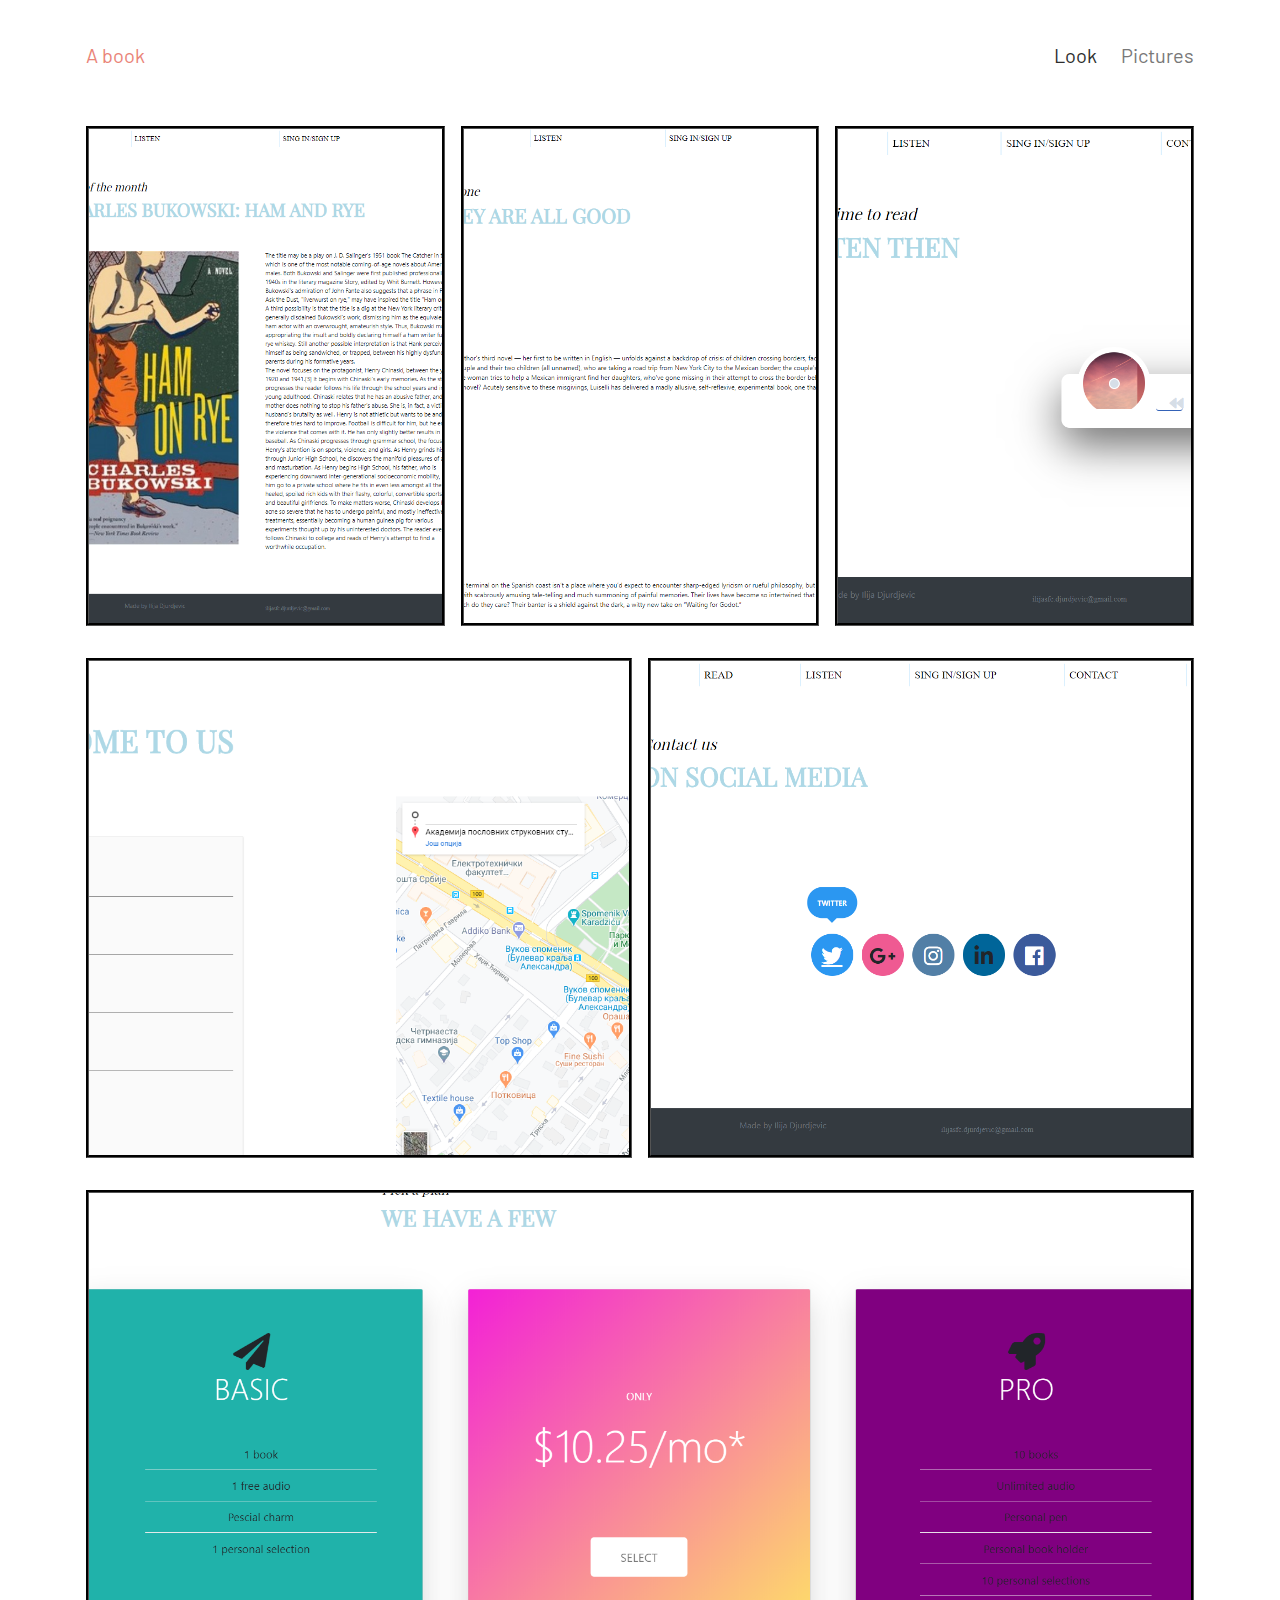
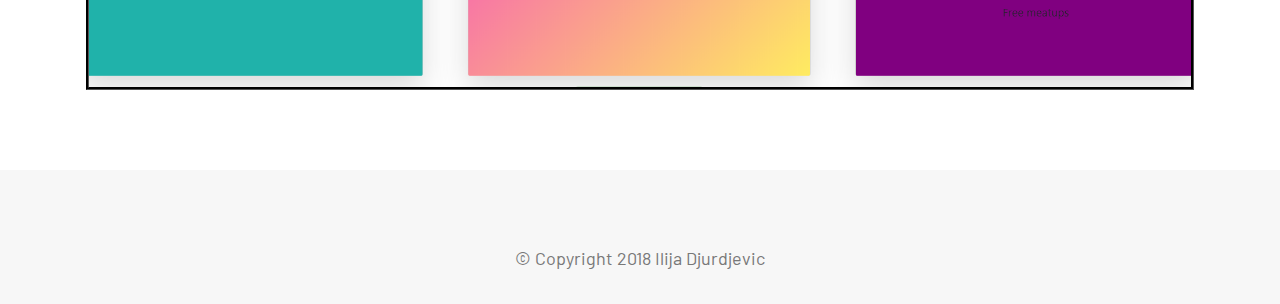
<file: abook.html>
<!DOCTYPE html>
<html>
    <head>
        <meta charset="utf-8">
        <meta name="viewport" content="width=device-width, initial-scale=1.0">
        <title>Portfolio</title>
        <link rel="stylesheet" href="https://maxcdn.bootstrapcdn.com/bootstrap/4.1.3/css/bootstrap.min.css">
        <link href="https://fonts.googleapis.com/css?family=Staatliches" rel="stylesheet">
        <link href="https://fonts.googleapis.com/css?family=Playfair+Display|Staatliches" rel="stylesheet">
        <link rel="stylesheet" href="https://maxcdn.bootstrapcdn.com/bootstrap/4.1.3/css/bootstrap.min.css">
        <script src="https://ajax.googleapis.com/ajax/libs/jquery/3.3.1/jquery.min.js">
        </script>
        <script src="https://maxcdn.bootstrapcdn.com/bootstrap/4.1.3/js/bootstrap.min.js">
        </script>
        <link rel="stylesheet" href="https://use.fontawesome.com/releases/v5.6.3/css/all.css"
            integrity="sha384-UHRtZLI+pbxtHCWp1t77Bi1L4ZtiqrqD80Kn4Z8NTSRyMA2Fd33n5dQ8lWUE00s/" crossorigin="anonymous">
    <link rel="stylesheet" href="onlinestyle.css">

    </head>
    <body>
        <nav>
            <div class="container">
              <div class="grid">
                <div class="column-xs-12 column-md-10">
                  <p id="highlight">A book</p>
                </div>
                <div class="column-xs-12 column-md-2">
                  <ul>
                    <li><a href="#" class="active">Look</a></li>
                    <li><a href="#">Pictures</a></li>
                  </ul>
                </div>
              </div>
            </div>
          </nav>
          <section class="gallery">
            <div class="container">
              <div class="grid">
                <div class="column-xs-12 column-md-4">
                  <figure class="img-container">
                    <img src="book img 1.png" />
                    <figcaption class="img-content">
                      <h2 class="title">Home</h2>
                      <h3 class="category">A book</h3>
                    </figcaption>
                    <span class="img-content-hover">
                      <h2 class="title">A book</h2>
                      <h3 class="category">Navigation, book, description</h3>
                    </span>
                  </figure>
                </div>
                <div class="column-xs-12 column-md-4">
                  <figure class="img-container">
                    <img src="book img 2.png" />
                    <figcaption class="img-content">
                      <h2 class="title">Read</h2>
                      <h3 class="category">A book</h3>
                    </figcaption>
                    <span class="img-content-hover">
                      <h2 class="title">A book</h2>
                      <h3 class="category">Choose a book, description</h3>
                    </span>
                  </figure>
                </div>
                <div class="column-xs-12 column-md-4">
                  <figure class="img-container">
                    <img src="book img 3.png">
                    <figcaption class="img-content">
                      <h2 class="title">Listen</h2>
                      <h3 class="category">A book</h3>
                    </figcaption>
                    <span class="img-content-hover">
                      <h2 class="title">A book</h2>
                      <h3 class="category">Listen to a book</h3>
                    </span>
                  </figure>
                </div>
                <div class="column-xs-12 column-md-6">
                  <figure class="img-container">
                    <img src="book img 4.png" />
                    <figcaption class="img-content">
                      <h2 class="title">Sign Up</h2>
                      <h3 class="category">A book</h3>
                    </figcaption>
                    <span class="img-content-hover">
                      <h2 class="title">A book</h2>
                      <h3 class="category">Sign Up form with map</h3>
                    </span>
                  </figure>
                </div>
                <div class="column-xs-12 column-md-6">
                  <figure class="img-container">
                    <img src="book img 5.png" />
                    <figcaption class="img-content">
                      <h2 class="title">Contact</h2>
                      <h3 class="category">A book</h3>
                    </figcaption>
                    <span class="img-content-hover">
                      <h2 class="title">A book</h2>
                      <h3 class="category">Social media</h3>
                    </span>
                  </figure>
                </div>
                <div class="column-xs-12">
                  <figure class="img-container">
                    <img src="book img 6.png" />
                    <figcaption class="img-content">
                      <h2 class="title">Subscription</h2>
                      <h3 class="category">A book</h3>
                    </figcaption>
                    <span class="img-content-hover">
                      <h2 class="title">A book</h2>
                      <h3 class="category">Choose a plan for a book</h3>
                    </span>
                  </figure>
                </div>
              </div>
            </div>
          </section>
          <footer>
            <div class="container">
              <div class="grid">
                <div class="column-xs-12">
                  <ul class="social">
                    <li><a href="https://twitter.com/kato_katherine" target="_blank" rel="noopener noreferrer"><span class="fab fa-twitter"></span></a></li>
                    <li><a href="https://codepen.io/kathykato" target="_blank" rel="noopener noreferrer"><span class="fab fa-codepen"></span></a></li>
                    <li><a href="https://github.com/kathykato" target="_blank" rel="noopener noreferrer"><span class="fab fa-github"></span></a></li>
                  </ul>
                  <p class="copyright">&copy; Copyright 2018 Ilija Djurdjevic</p>
                </div>
              </div>
            </div>
          </footer>
<script>
    const imgContent = document.querySelectorAll(".img-content-hover");

function showImgContent(e) {
  for (var i = 0; i < imgContent.length; i++) {
    imgContent[i].style.left = e.pageX + "px";
    imgContent[i].style.top = e.pageY + "px";
  }
}

document.addEventListener("mousemove", showImgContent);

</script>
    </body>
</html>
</file>
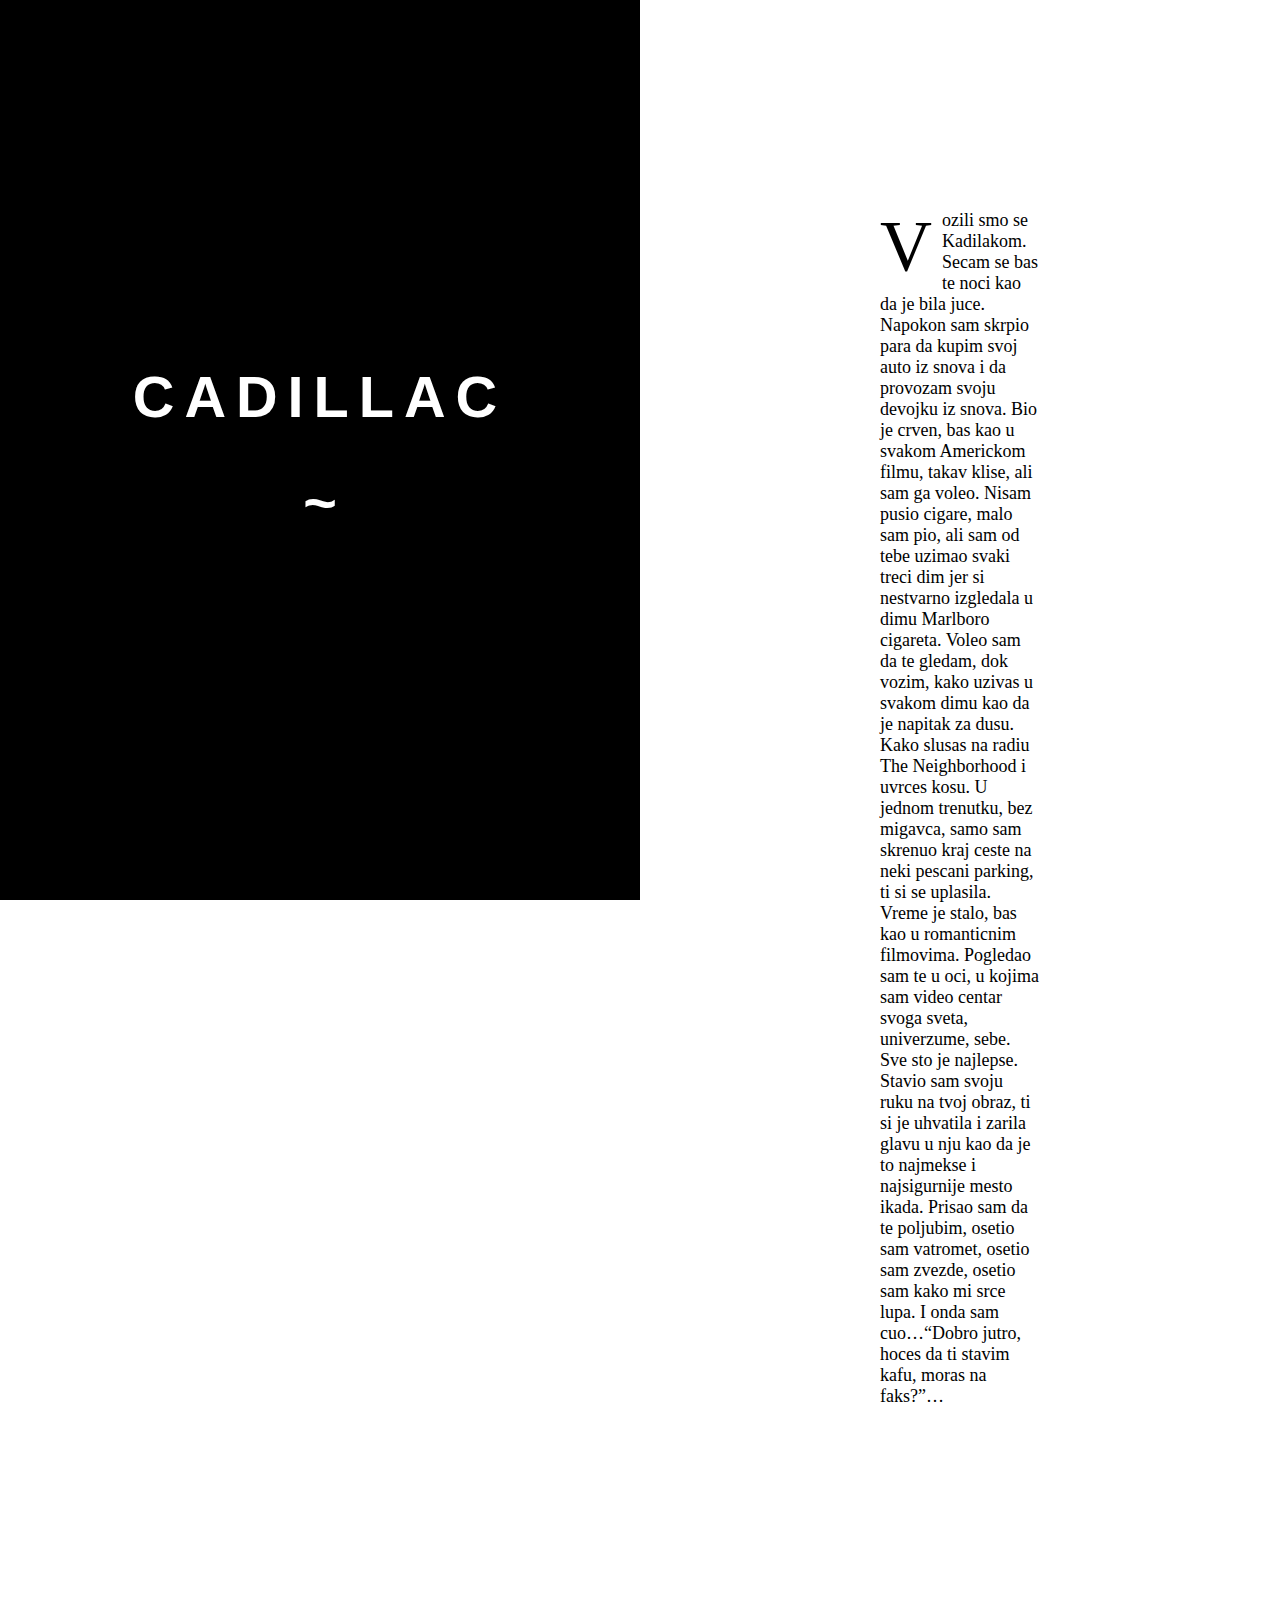
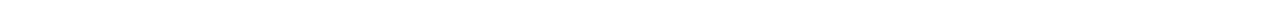
<file: cadillac.html>
<!DOCTYPE html>
<html>

<head>
    <link rel="stylesheet" href="styleC.css">
</head>

<body>
    <div class="page-wrapper">
        <aside>
            <h1>Cadillac</h1>
            <p class="flourish">~</p>

        </aside>
        <article>
            <div class="text">
                <p>Vozili smo se Kadilakom. Secam se bas te noci kao da je bila juce. Napokon sam skrpio para da kupim
                    svoj auto iz snova i da provozam svoju devojku iz snova. Bio je crven, bas kao u svakom Americkom
                    filmu, takav klise, ali sam ga voleo.
                    Nisam pusio cigare, malo sam pio, ali sam od tebe uzimao svaki treci dim jer si nestvarno izgledala
                    u dimu Marlboro cigareta. Voleo sam da te gledam, dok vozim, kako uzivas u svakom dimu kao da je
                    napitak za dusu. Kako slusas na radiu The Neighborhood i uvrces kosu.
                    U jednom trenutku, bez migavca, samo sam skrenuo kraj ceste na neki pescani parking, ti si se
                    uplasila. Vreme je stalo, bas kao u romanticnim filmovima. Pogledao sam te u oci, u kojima sam video
                    centar svoga sveta, univerzume, sebe. Sve sto je najlepse. Stavio sam svoju ruku na tvoj obraz, ti
                    si je uhvatila i zarila glavu u nju kao da je to najmekse i najsigurnije mesto ikada. Prisao sam da
                    te poljubim, osetio sam vatromet, osetio sam zvezde, osetio sam kako mi srce lupa. I onda sam
                    cuo…“Dobro jutro, hoces da ti stavim kafu, moras na faks?”…
                </p>

            </div>
        </article>
    </div>
    <footer></footer>
</body>

</html>
</file>
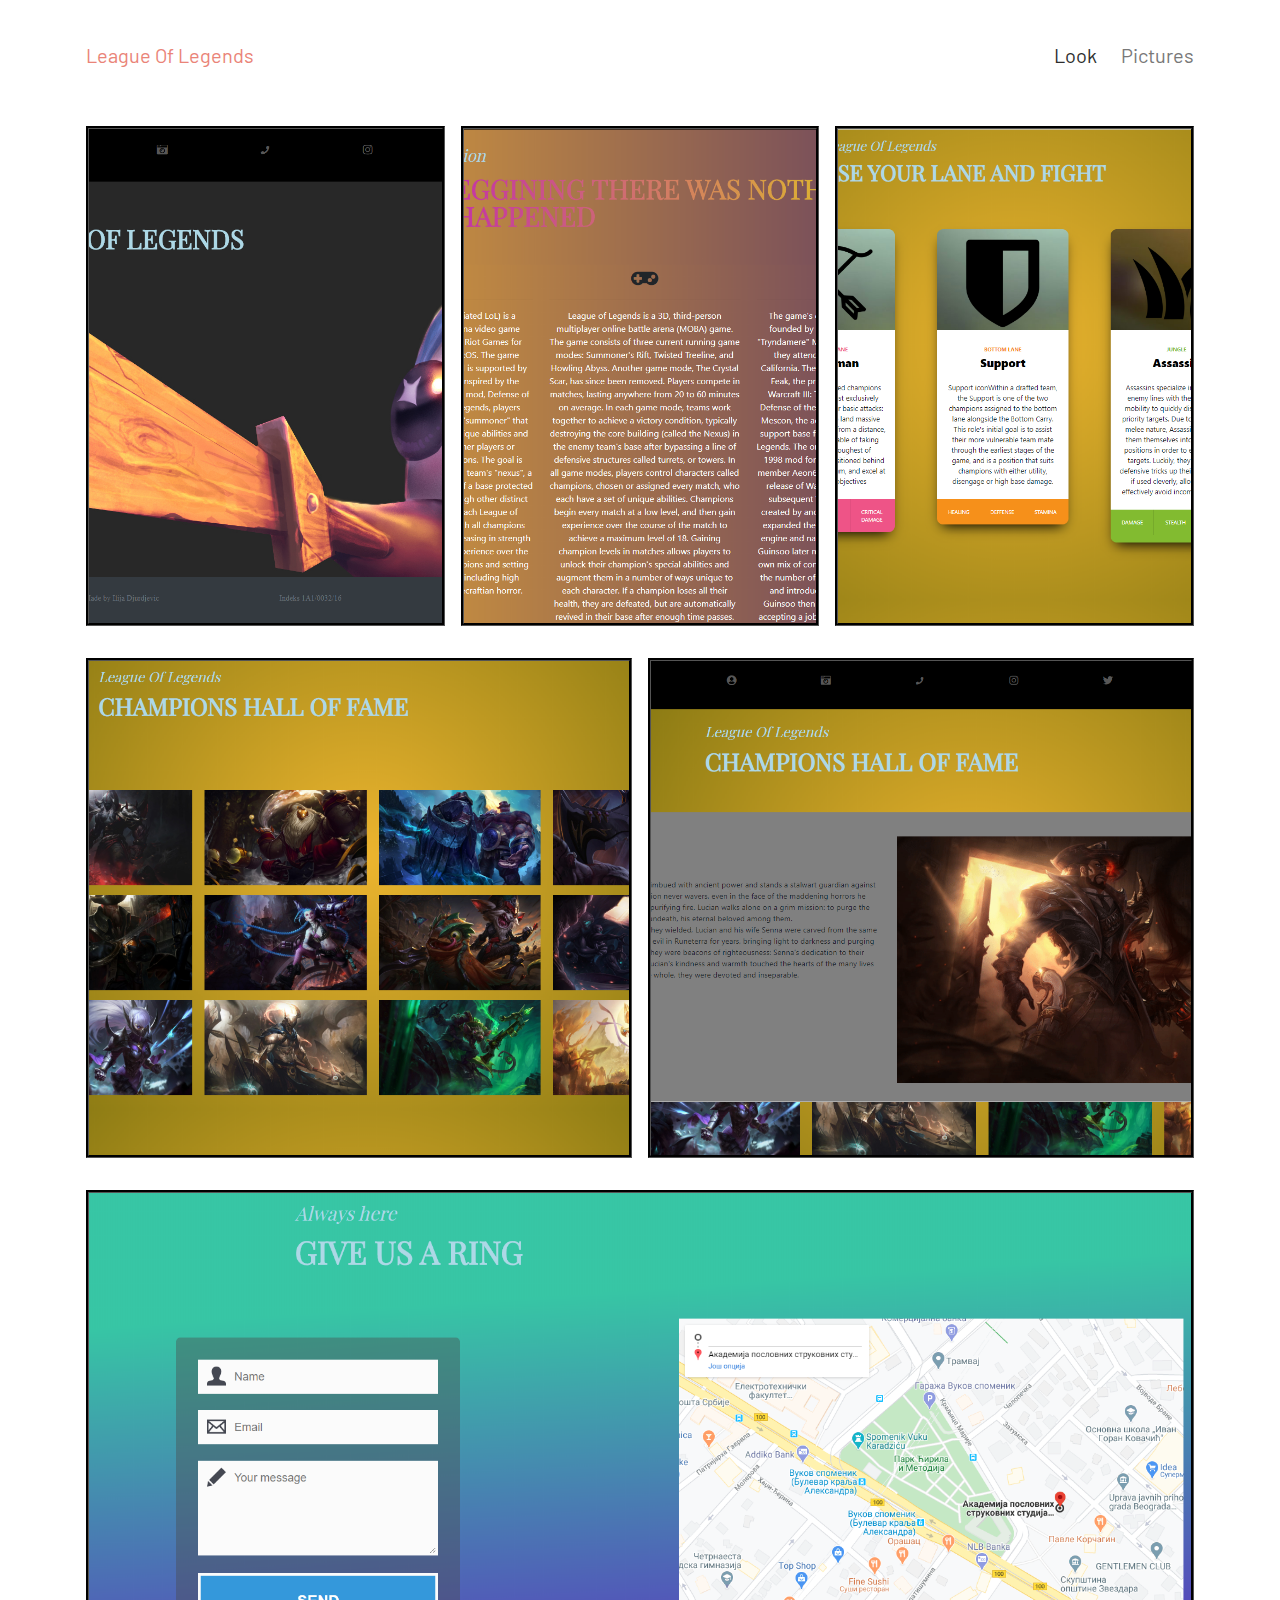
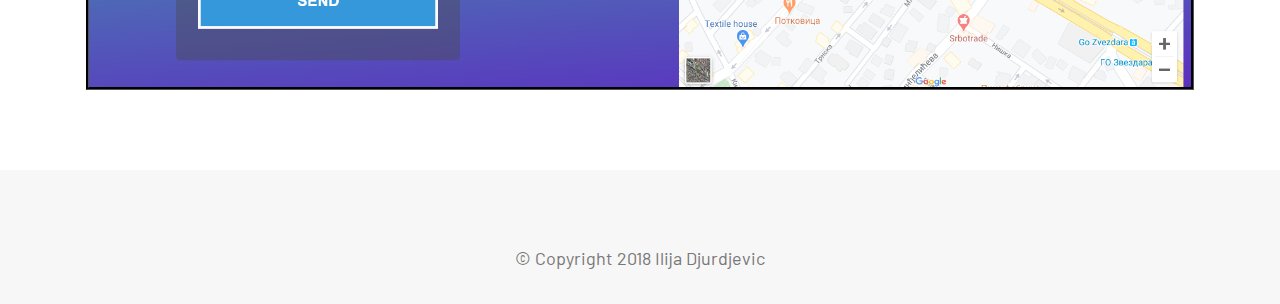
<file: league.html>
<!DOCTYPE html>
<html>
    <head>
        <meta charset="utf-8">
        <meta name="viewport" content="width=device-width, initial-scale=1.0">
        <title>Portfolio</title>
        <link rel="stylesheet" href="https://maxcdn.bootstrapcdn.com/bootstrap/4.1.3/css/bootstrap.min.css">
        <link href="https://fonts.googleapis.com/css?family=Staatliches" rel="stylesheet">
        <link href="https://fonts.googleapis.com/css?family=Playfair+Display|Staatliches" rel="stylesheet">
        <link rel="stylesheet" href="https://maxcdn.bootstrapcdn.com/bootstrap/4.1.3/css/bootstrap.min.css">
        <script src="https://ajax.googleapis.com/ajax/libs/jquery/3.3.1/jquery.min.js">
        </script>
        <script src="https://maxcdn.bootstrapcdn.com/bootstrap/4.1.3/js/bootstrap.min.js">
        </script>
        <link rel="stylesheet" href="https://use.fontawesome.com/releases/v5.6.3/css/all.css"
            integrity="sha384-UHRtZLI+pbxtHCWp1t77Bi1L4ZtiqrqD80Kn4Z8NTSRyMA2Fd33n5dQ8lWUE00s/" crossorigin="anonymous">
    <link rel="stylesheet" href="onlinestyle.css">

    </head>
    <body>
        <nav>
            <div class="container">
              <div class="grid">
                <div class="column-xs-12 column-md-10">
                  <p id="highlight">League Of Legends</p>
                </div>
                <div class="column-xs-12 column-md-2">
                  <ul>
                    <li><a href="#" class="active">Look</a></li>
                    <li><a href="#">Pictures</a></li>
                  </ul>
                </div>
              </div>
            </div>
          </nav>
          <section class="gallery">
            <div class="container">
              <div class="grid">
                <div class="column-xs-12 column-md-4">
                  <figure class="img-container">
                    <img src="league img 1.png" />
                    <figcaption class="img-content">
                      <h2 class="title">First page</h2>
                      <h3 class="category">League Of Legends</h3>
                    </figcaption>
                    <span class="img-content-hover">
                      <h2 class="title">League of Legends</h2>
                      <h3 class="category">Landing page, welcome, navigation</h3>
                    </span>
                  </figure>
                </div>
                <div class="column-xs-12 column-md-4">
                  <figure class="img-container">
                    <img src="league img 2.png" />
                    <figcaption class="img-content">
                      <h2 class="title">Second page</h2>
                      <h3 class="category">League Of Legends</h3>
                    </figcaption>
                    <span class="img-content-hover">
                      <h2 class="title">League Of Legends</h2>
                      <h3 class="category">About gaming, development, history</h3>
                    </span>
                  </figure>
                </div>
                <div class="column-xs-12 column-md-4">
                  <figure class="img-container">
                    <img src="league img 3.png">
                    <figcaption class="img-content">
                      <h2 class="title">Third page</h2>
                      <h3 class="category">League Of Legends</h3>
                    </figcaption>
                    <span class="img-content-hover">
                      <h2 class="title">League Of Legends</h2>
                      <h3 class="category">Hero variety</h3>
                    </span>
                  </figure>
                </div>
                <div class="column-xs-12 column-md-6">
                  <figure class="img-container">
                    <img src="league img 4.png" />
                    <figcaption class="img-content">
                      <h2 class="title">Forth page</h2>
                      <h3 class="category">League Of Legends</h3>
                    </figcaption>
                    <span class="img-content-hover">
                      <h2 class="title">League Of Legends</h2>
                      <h3 class="category">Hero gallery</h3>
                    </span>
                  </figure>
                </div>
                <div class="column-xs-12 column-md-6">
                  <figure class="img-container">
                    <img src="league img 5.png" />
                    <figcaption class="img-content">
                      <h2 class="title">Fifth page</h2>
                      <h3 class="category">League Of Legends</h3>
                    </figcaption>
                    <span class="img-content-hover">
                      <h2 class="title">League Of Legends</h2>
                      <h3 class="category">Click on image, hero information</h3>
                    </span>
                  </figure>
                </div>
                <div class="column-xs-12">
                  <figure class="img-container">
                    <img src="league img 6.png" />
                    <figcaption class="img-content">
                      <h2 class="title">Sixth page</h2>
                      <h3 class="category">League Of Legends</h3>
                    </figcaption>
                    <span class="img-content-hover">
                      <h2 class="title">League Of Legends</h2>
                      <h3 class="category">Contact form with map</h3>
                    </span>
                  </figure>
                </div>
              </div>
            </div>
          </section>
          <footer>
            <div class="container">
              <div class="grid">
                <div class="column-xs-12">
                  <ul class="social">
                    <li><a href="https://twitter.com/kato_katherine" target="_blank" rel="noopener noreferrer"><span class="fab fa-twitter"></span></a></li>
                    <li><a href="https://codepen.io/kathykato" target="_blank" rel="noopener noreferrer"><span class="fab fa-codepen"></span></a></li>
                    <li><a href="https://github.com/kathykato" target="_blank" rel="noopener noreferrer"><span class="fab fa-github"></span></a></li>
                  </ul>
                  <p class="copyright">&copy; Copyright 2018 Ilija Djurdjevic</p>
                </div>
              </div>
            </div>
          </footer>
<script>
    const imgContent = document.querySelectorAll(".img-content-hover");

function showImgContent(e) {
  for (var i = 0; i < imgContent.length; i++) {
    imgContent[i].style.left = e.pageX + "px";
    imgContent[i].style.top = e.pageY + "px";
  }
}

document.addEventListener("mousemove", showImgContent);

</script>
    </body>
</html>
</file>
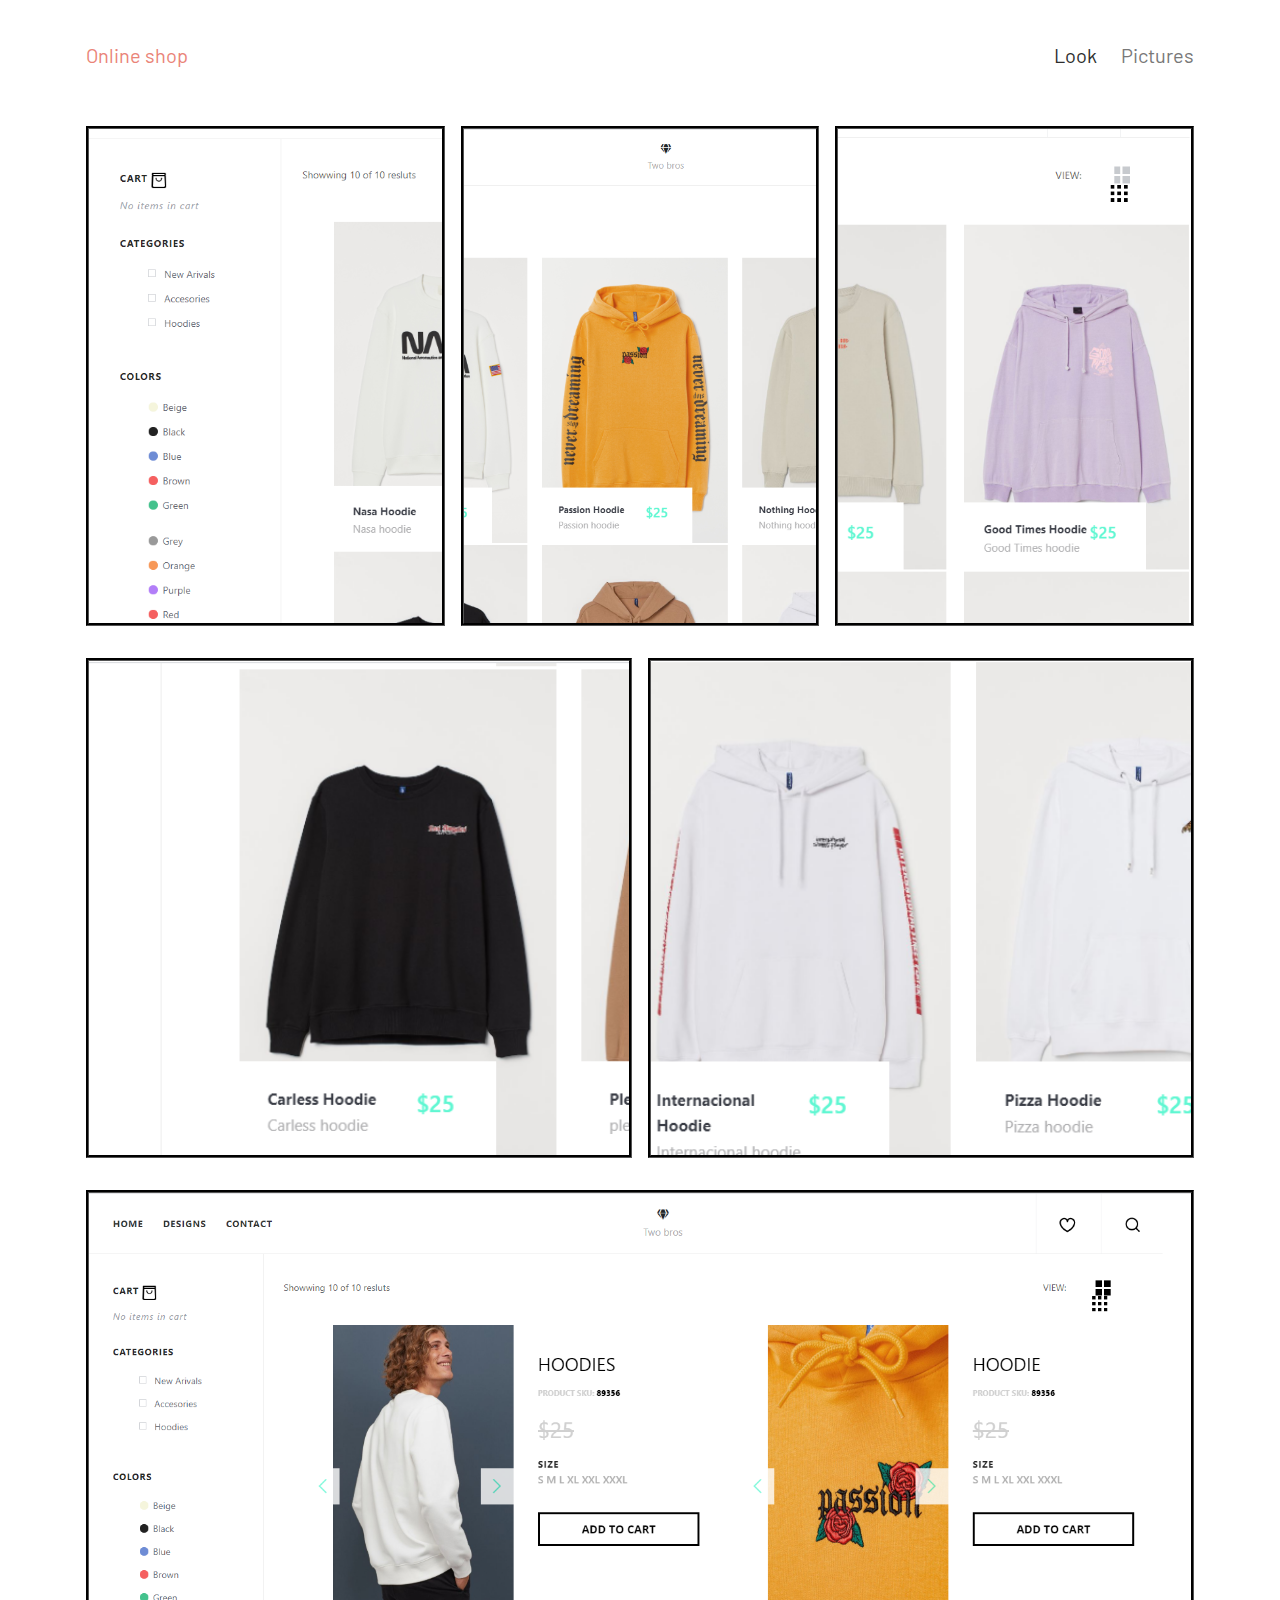
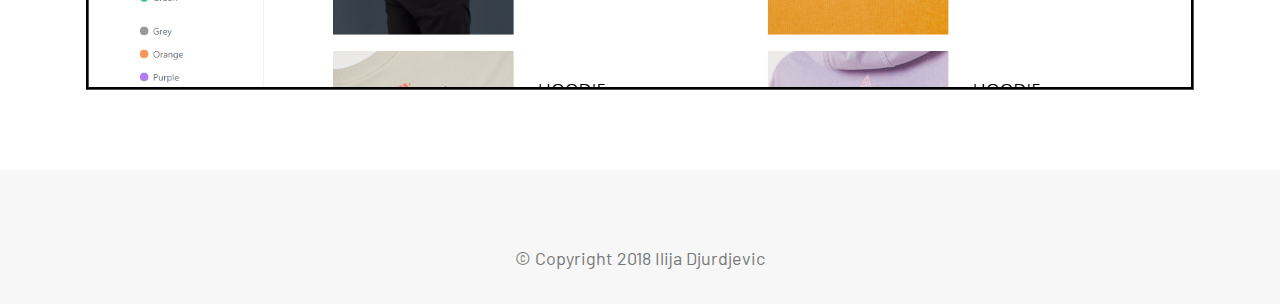
<file: onlinegallery.html>
<!DOCTYPE html>
<html>
    <head>
        <meta charset="utf-8">
        <meta name="viewport" content="width=device-width, initial-scale=1.0">
        <title>Portfolio</title>
        <link rel="stylesheet" href="https://maxcdn.bootstrapcdn.com/bootstrap/4.1.3/css/bootstrap.min.css">
        <link href="https://fonts.googleapis.com/css?family=Staatliches" rel="stylesheet">
        <link href="https://fonts.googleapis.com/css?family=Playfair+Display|Staatliches" rel="stylesheet">
        <link rel="stylesheet" href="https://maxcdn.bootstrapcdn.com/bootstrap/4.1.3/css/bootstrap.min.css">
        <script src="https://ajax.googleapis.com/ajax/libs/jquery/3.3.1/jquery.min.js">
        </script>
        <script src="https://maxcdn.bootstrapcdn.com/bootstrap/4.1.3/js/bootstrap.min.js">
        </script>
        <link rel="stylesheet" href="https://use.fontawesome.com/releases/v5.6.3/css/all.css"
            integrity="sha384-UHRtZLI+pbxtHCWp1t77Bi1L4ZtiqrqD80Kn4Z8NTSRyMA2Fd33n5dQ8lWUE00s/" crossorigin="anonymous">
    <link rel="stylesheet" href="onlinestyle.css">

    </head>
    <body>
        <nav>
            <div class="container">
              <div class="grid">
                <div class="column-xs-12 column-md-10">
                  <p id="highlight">Online shop</p>
                </div>
                <div class="column-xs-12 column-md-2">
                  <ul>
                    <li><a href="#" class="active">Look</a></li>
                    <li><a href="#">Pictures</a></li>
                  </ul>
                </div>
              </div>
            </div>
          </nav>
          <section class="gallery">
            <div class="container">
              <div class="grid">
                <div class="column-xs-12 column-md-4">
                  <figure class="img-container">
                    <img src="online img 1.png" />
                    <figcaption class="img-content">
                      <h2 class="title">Left side</h2>
                      <h3 class="category">Online shop</h3>
                    </figcaption>
                    <span class="img-content-hover">
                      <h2 class="title">Online shop</h2>
                      <h3 class="category">Menu, cart, checklist, colors</h3>
                    </span>
                  </figure>
                </div>
                <div class="column-xs-12 column-md-4">
                  <figure class="img-container">
                    <img src="online img 2.png" />
                    <figcaption class="img-content">
                      <h2 class="title">Center side</h2>
                      <h3 class="category">Online shop</h3>
                    </figcaption>
                    <span class="img-content-hover">
                      <h2 class="title">Online shop</h2>
                      <h3 class="category">Logo, hoodies, price and sizes</h3>
                    </span>
                  </figure>
                </div>
                <div class="column-xs-12 column-md-4">
                  <figure class="img-container">
                    <img src="online img 3.png">
                    <figcaption class="img-content">
                      <h2 class="title">Right side</h2>
                      <h3 class="category">Online shop</h3>
                    </figcaption>
                    <span class="img-content-hover">
                      <h2 class="title">Online shop</h2>
                      <h3 class="category">Search, hoodies, price</h3>
                    </span>
                  </figure>
                </div>
                <div class="column-xs-12 column-md-6">
                  <figure class="img-container">
                    <img src="online img 4.png" />
                    <figcaption class="img-content">
                      <h2 class="title">Bottom left side</h2>
                      <h3 class="category">Online shop</h3>
                    </figcaption>
                    <span class="img-content-hover">
                      <h2 class="title">Online shop</h2>
                      <h3 class="category">Colors, sizes, hoodies, prices</h3>
                    </span>
                  </figure>
                </div>
                <div class="column-xs-12 column-md-6">
                  <figure class="img-container">
                    <img src="online img 5.png" />
                    <figcaption class="img-content">
                      <h2 class="title">Bottom center side</h2>
                      <h3 class="category">Online shop</h3>
                    </figcaption>
                    <span class="img-content-hover">
                      <h2 class="title">Online shop</h2>
                      <h3 class="category">Hoodies, prices, chose</h3>
                    </span>
                  </figure>
                </div>
                <div class="column-xs-12">
                  <figure class="img-container">
                    <img src="online img 6.png" />
                    <figcaption class="img-content">
                      <h2 class="title">New side</h2>
                      <h3 class="category">Online shop</h3>
                    </figcaption>
                    <span class="img-content-hover">
                      <h2 class="title">Online shop</h2>
                      <h3 class="category">New format for the pictures and backside</h3>
                    </span>
                  </figure>
                </div>
              </div>
            </div>
          </section>
          <footer>
            <div class="container">
              <div class="grid">
                <div class="column-xs-12">
                  <ul class="social">
                    <li><a href="https://twitter.com/kato_katherine" target="_blank" rel="noopener noreferrer"><span class="fab fa-twitter"></span></a></li>
                    <li><a href="https://codepen.io/kathykato" target="_blank" rel="noopener noreferrer"><span class="fab fa-codepen"></span></a></li>
                    <li><a href="https://github.com/kathykato" target="_blank" rel="noopener noreferrer"><span class="fab fa-github"></span></a></li>
                  </ul>
                  <p class="copyright">&copy; Copyright 2018 Ilija Djurdjevic</p>
                </div>
              </div>
            </div>
          </footer>
<script>
    const imgContent = document.querySelectorAll(".img-content-hover");

function showImgContent(e) {
  for (var i = 0; i < imgContent.length; i++) {
    imgContent[i].style.left = e.pageX + "px";
    imgContent[i].style.top = e.pageY + "px";
  }
}

document.addEventListener("mousemove", showImgContent);

</script>
    </body>
</html>
</file>
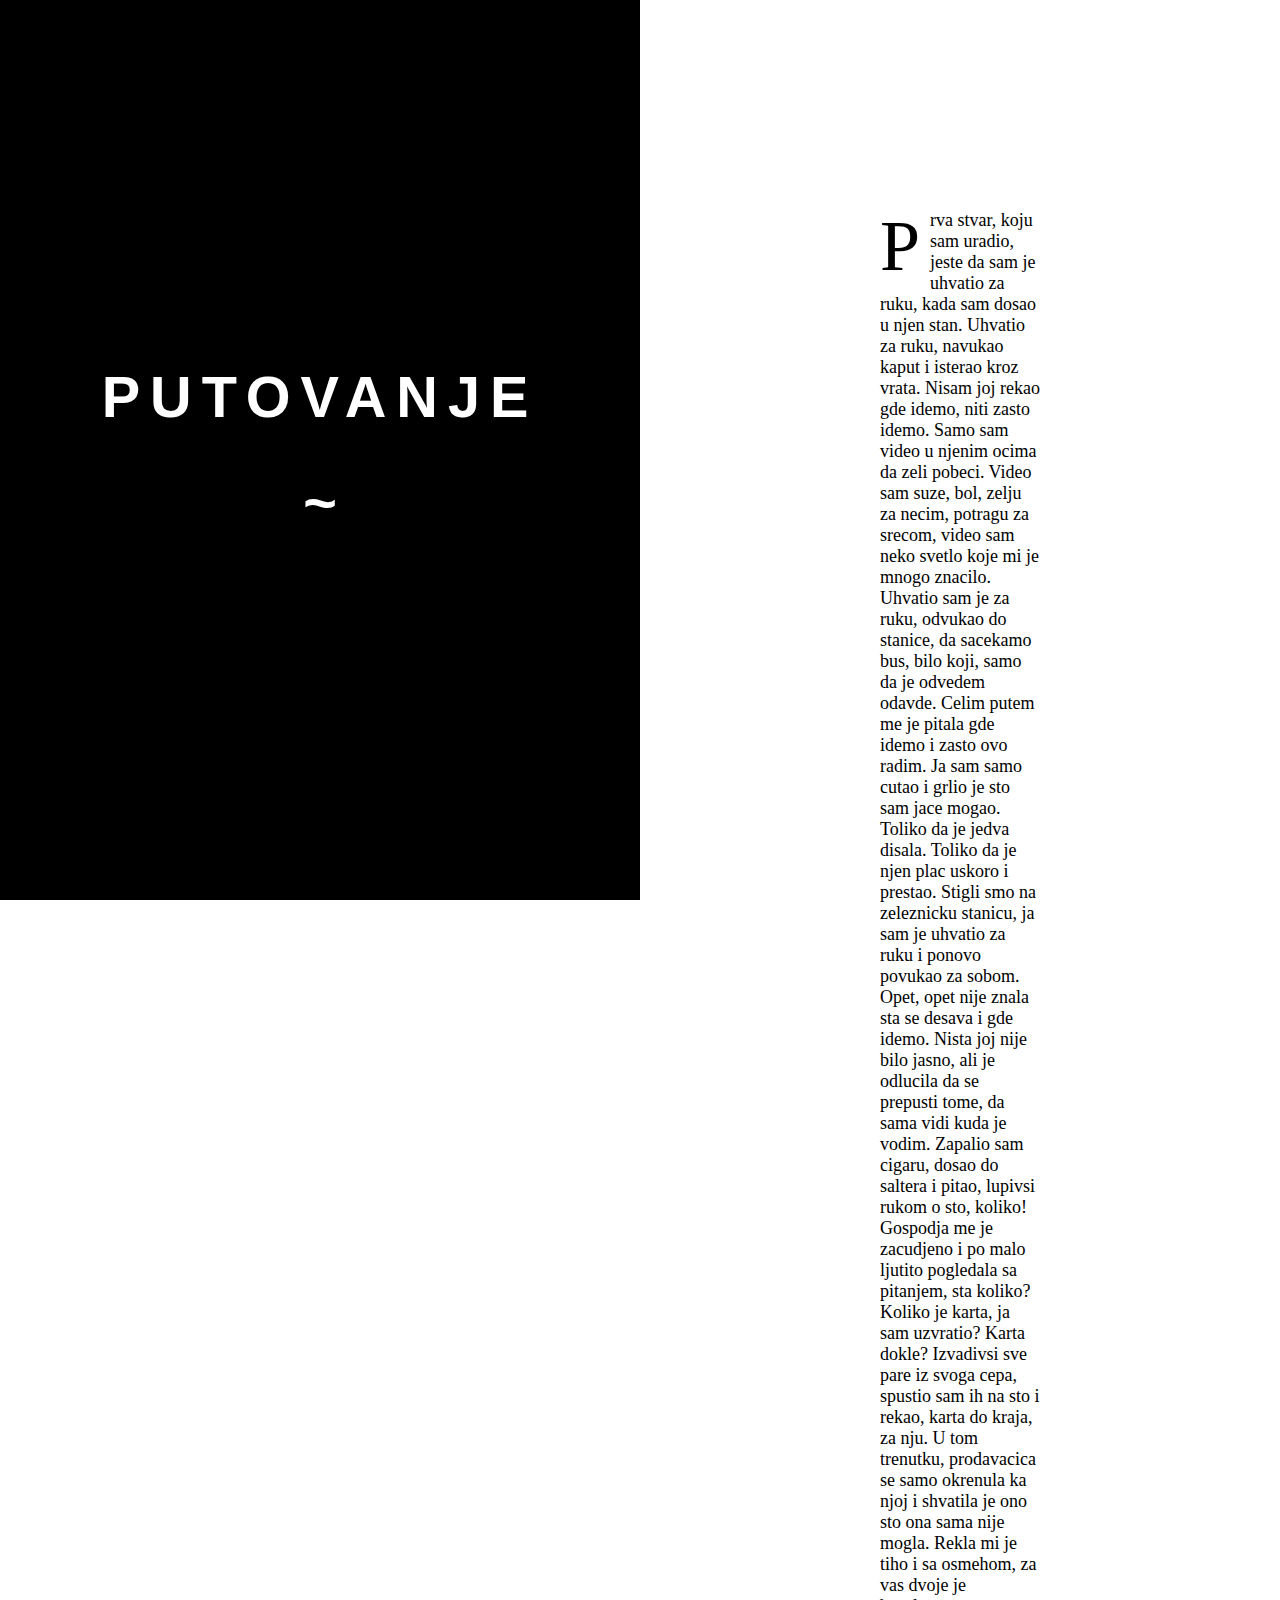
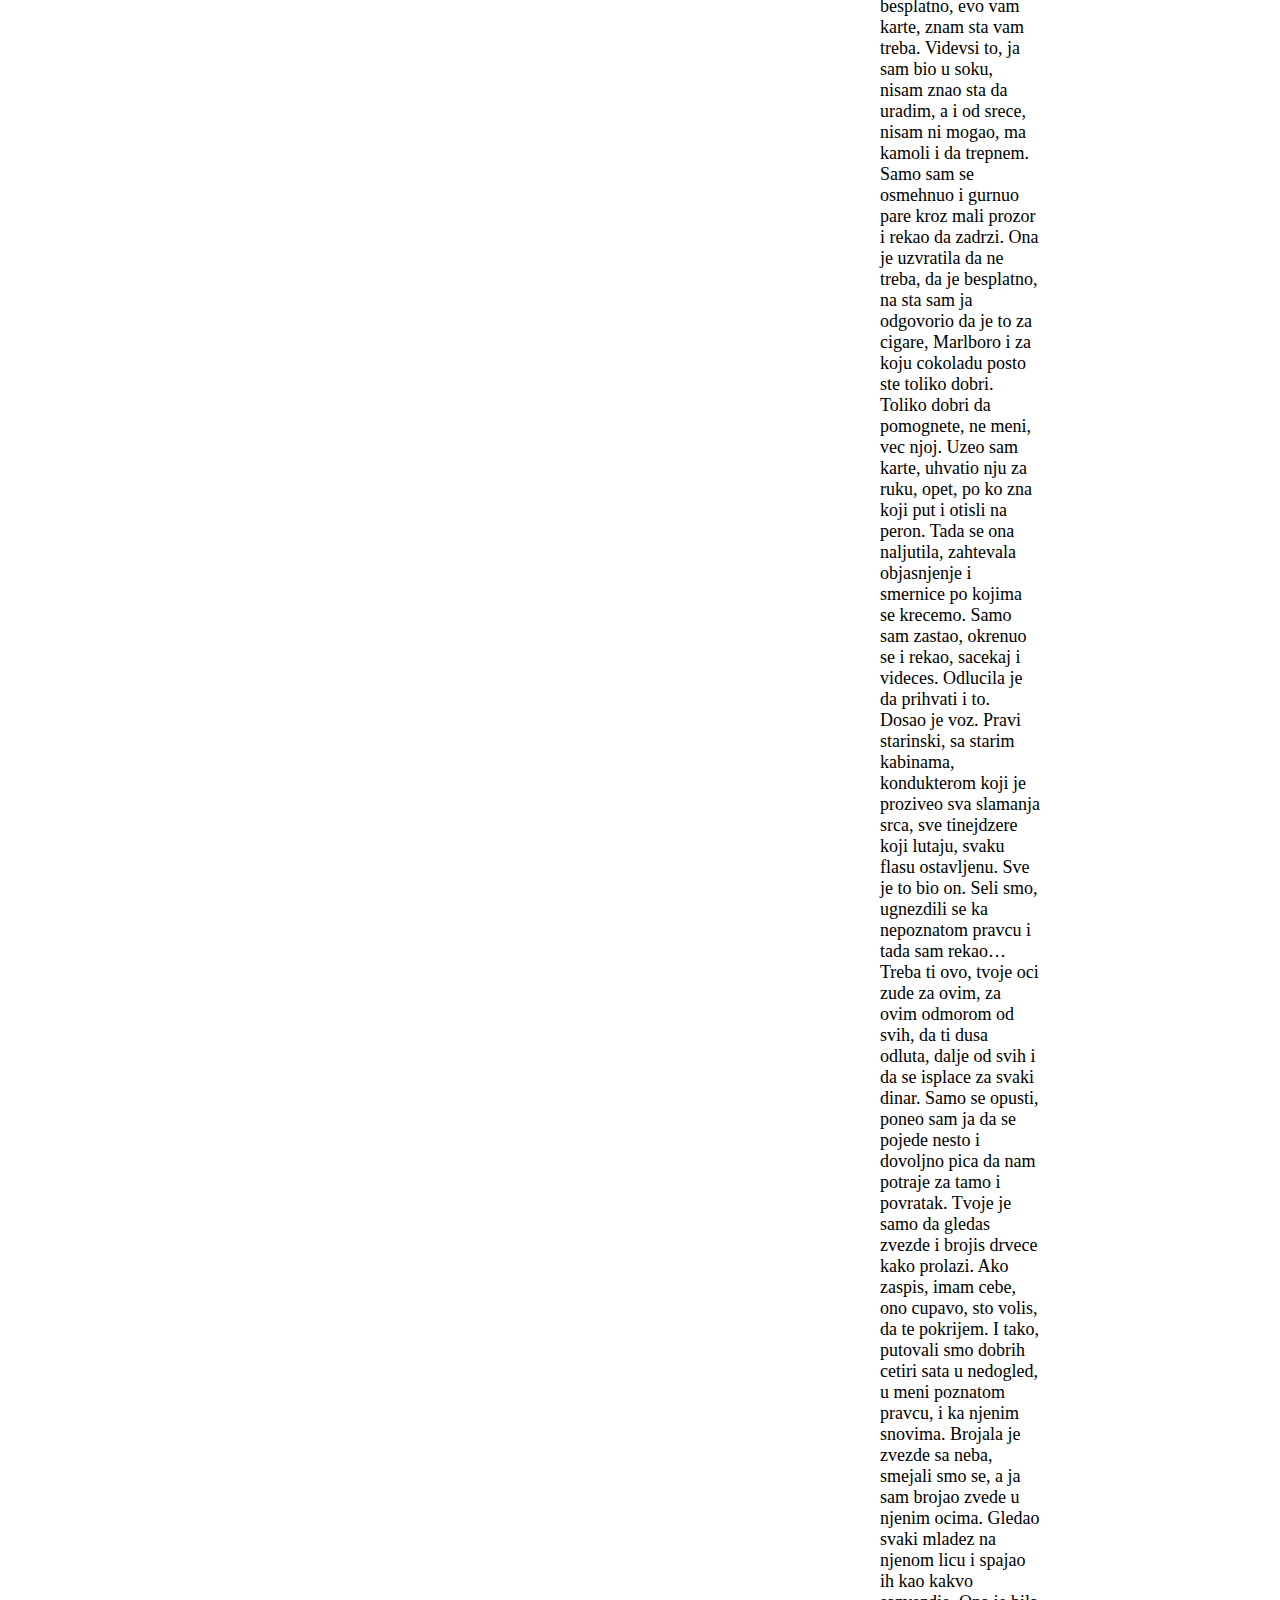
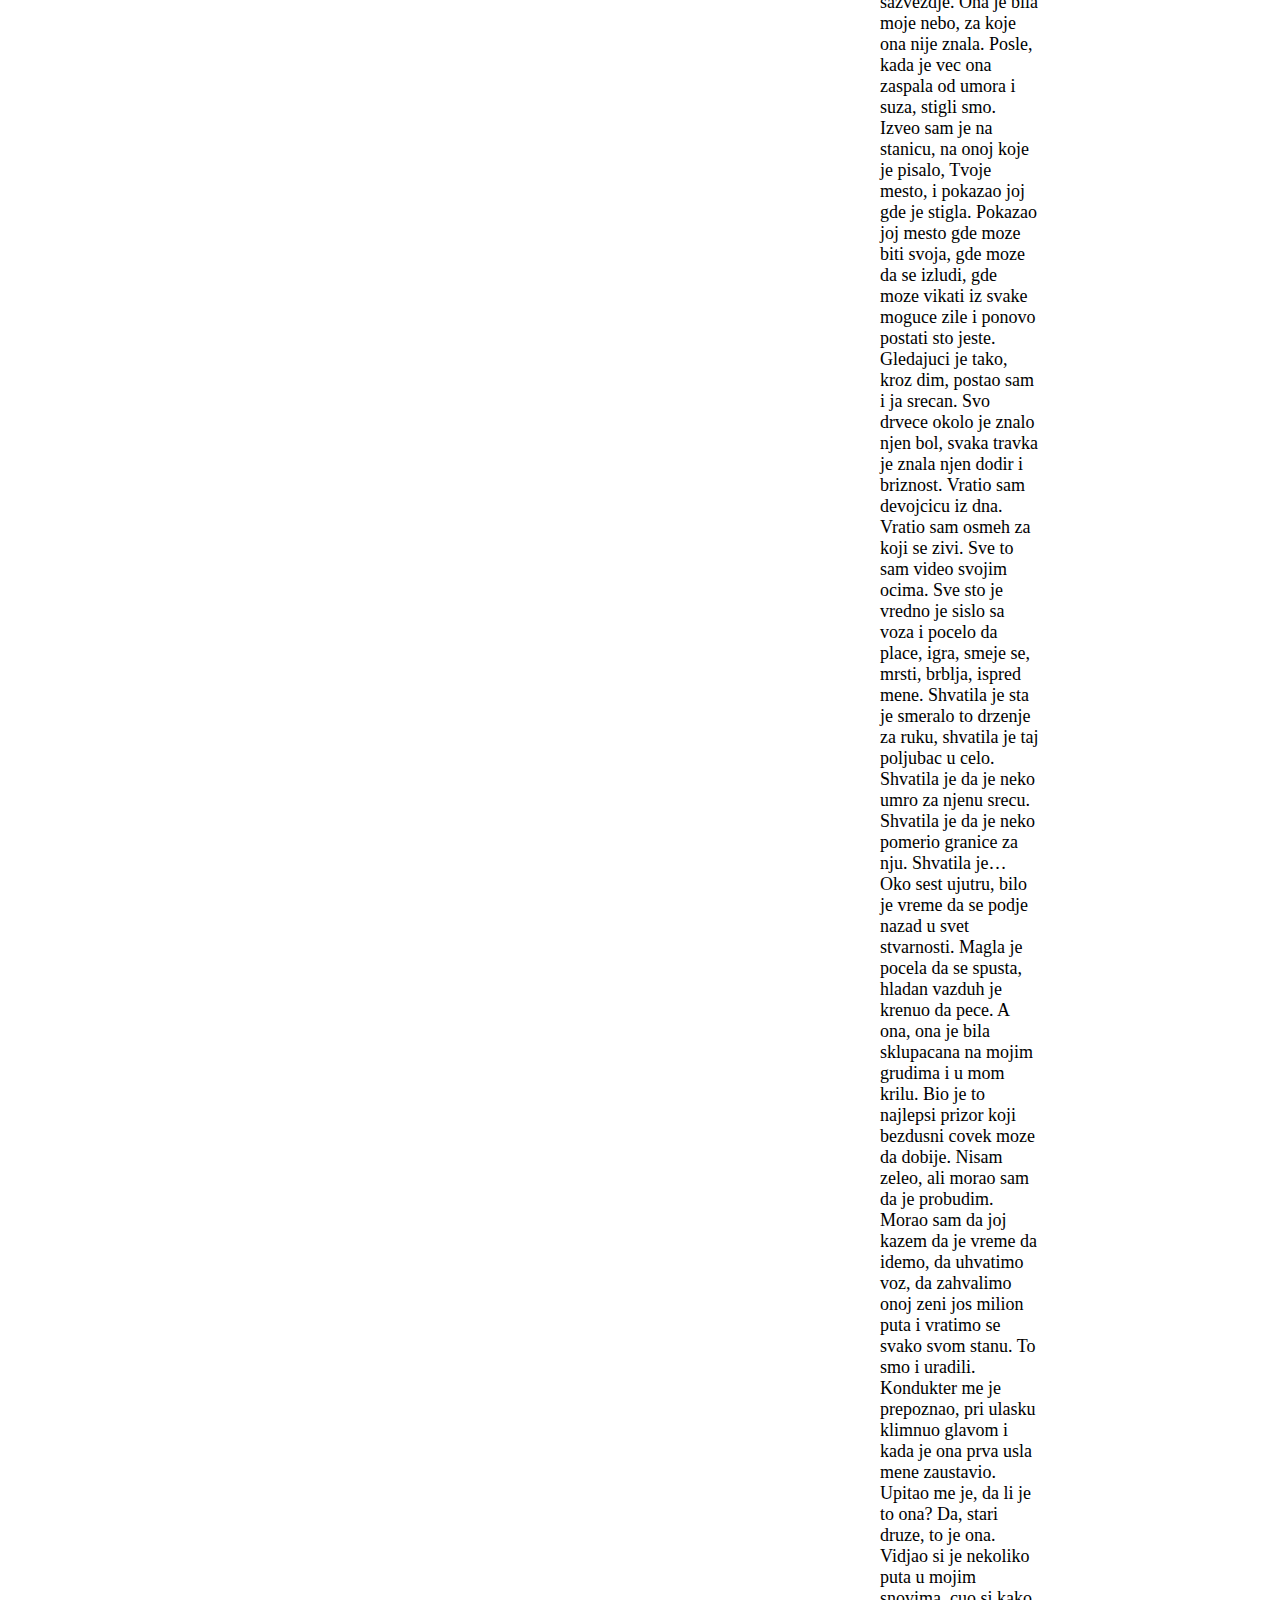
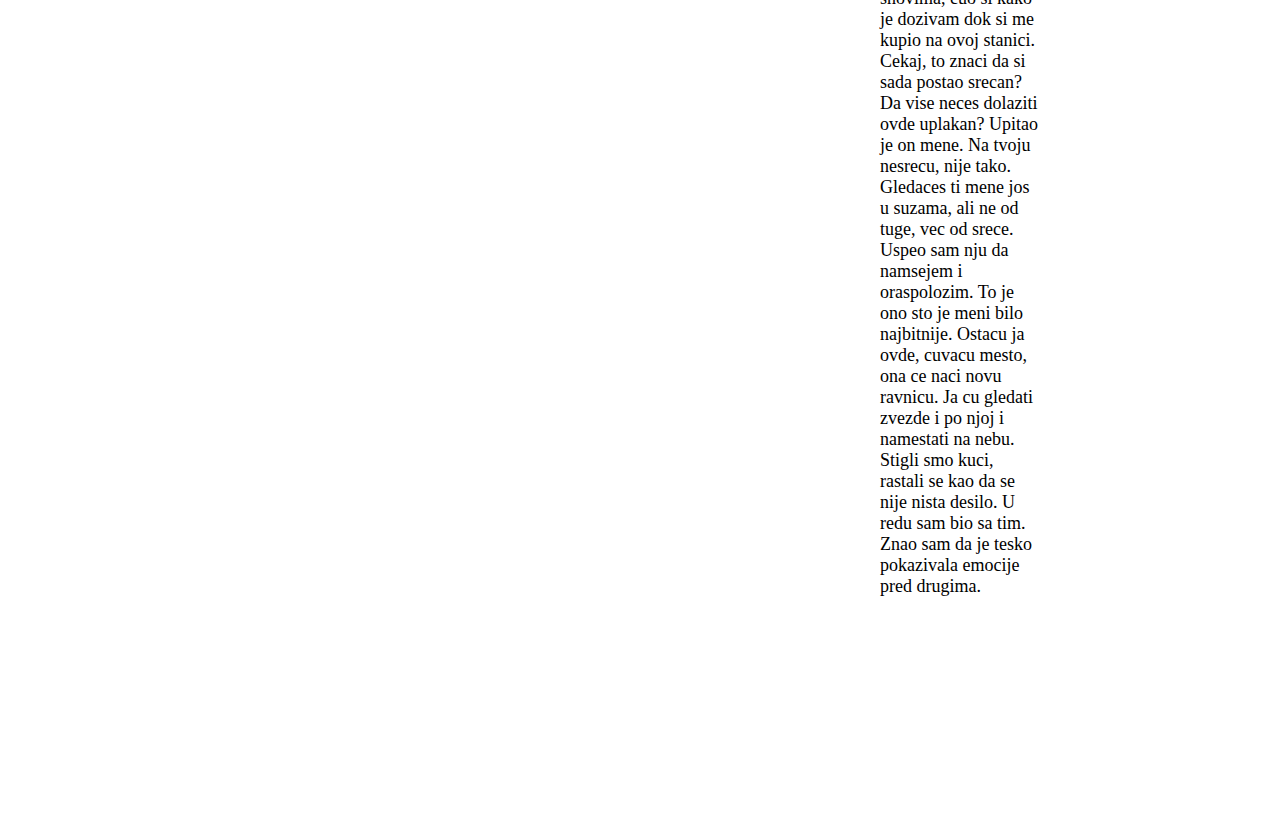
<file: putovanje.html>
<!DOCTYPE html>
<html>

<head>
    <link rel="stylesheet" href="styleC.css">
</head>

<body>
    <div class="page-wrapper">
        <aside>
            <h1>Putovanje</h1>
            <p class="flourish">~</p>

        </aside>
        <article>
            <div class="text">
                <p>Prva stvar, koju sam uradio, jeste da sam je uhvatio za ruku, kada sam dosao u njen stan. Uhvatio za ruku, navukao kaput i isterao kroz vrata. Nisam joj rekao gde idemo, niti zasto idemo. Samo sam video u njenim ocima da zeli pobeci. Video sam suze, bol, zelju za necim, potragu za srecom, video sam neko svetlo koje mi je mnogo znacilo.

                    Uhvatio sam je za ruku, odvukao do stanice, da sacekamo bus, bilo koji, samo da je odvedem odavde. Celim putem me je pitala gde idemo i zasto ovo radim. Ja sam samo cutao i grlio je sto sam jace mogao. Toliko da je jedva disala. Toliko da je njen plac uskoro i prestao.
                    
                    Stigli smo na zeleznicku stanicu, ja sam je uhvatio za ruku i ponovo povukao za sobom. Opet, opet nije znala sta se desava i gde idemo. Nista joj nije bilo jasno, ali je odlucila da se prepusti tome, da sama vidi kuda je vodim.
                    
                    Zapalio sam cigaru, dosao do saltera i pitao, lupivsi rukom o sto, koliko! Gospodja me je zacudjeno i po malo ljutito pogledala sa pitanjem, sta koliko? Koliko je karta, ja sam uzvratio? Karta dokle? Izvadivsi sve pare iz svoga cepa, spustio sam ih na sto i rekao, karta do kraja, za nju.
                    
                    U tom trenutku, prodavacica se samo okrenula ka njoj i shvatila je ono sto ona sama nije mogla. Rekla mi je tiho i sa osmehom, za vas dvoje je besplatno, evo vam karte, znam sta vam treba. Videvsi to, ja sam bio u soku, nisam znao sta da uradim, a i od srece, nisam ni mogao, ma kamoli i da trepnem. Samo sam se osmehnuo i gurnuo pare kroz mali prozor i rekao da zadrzi. Ona je uzvratila da ne treba, da je besplatno, na sta sam ja odgovorio da je to za cigare, Marlboro i za koju cokoladu posto ste toliko dobri. Toliko dobri da pomognete, ne meni, vec njoj.
                    
                    Uzeo sam karte, uhvatio nju za ruku, opet, po ko zna koji put i otisli na peron. Tada se ona naljutila, zahtevala objasnjenje i smernice po kojima se krecemo. Samo sam zastao, okrenuo se i rekao, sacekaj i videces.
                    
                    Odlucila je da prihvati i to. Dosao je voz. Pravi starinski, sa starim kabinama, kondukterom koji je proziveo sva slamanja srca, sve tinejdzere koji lutaju, svaku flasu ostavljenu. Sve je to bio on. Seli smo, ugnezdili se ka nepoznatom pravcu i tada sam rekao…
                    
                    Treba ti ovo, tvoje oci zude za ovim, za ovim odmorom od svih, da ti dusa odluta, dalje od svih i da se isplace za svaki dinar. Samo se opusti, poneo sam ja da se pojede nesto i dovoljno pica da nam potraje za tamo i povratak. Tvoje je samo da gledas zvezde i brojis drvece kako prolazi. Ako zaspis, imam cebe, ono cupavo, sto volis, da te pokrijem.
                    
                    I tako, putovali smo dobrih cetiri sata u nedogled, u meni poznatom pravcu, i ka njenim snovima. Brojala je zvezde sa neba, smejali smo se, a ja sam brojao zvede u njenim ocima. Gledao svaki mladez na njenom licu i spajao ih kao kakvo sazvezdje. Ona je bila moje nebo, za koje ona nije znala.
                    
                    Posle, kada je vec ona zaspala od umora i suza, stigli smo. Izveo sam je na stanicu, na onoj koje je pisalo, Tvoje mesto, i pokazao joj gde je stigla. Pokazao joj mesto gde moze biti svoja, gde moze da se izludi, gde moze vikati iz svake moguce zile i ponovo postati sto jeste.
                    
                    Gledajuci je tako, kroz dim, postao sam i ja srecan. Svo drvece okolo je znalo njen bol, svaka travka je znala njen dodir i briznost. Vratio sam devojcicu iz dna. Vratio sam osmeh za koji se zivi.
                    
                    Sve to sam video svojim ocima. Sve sto je vredno je sislo sa voza i pocelo da place, igra, smeje se, mrsti, brblja, ispred mene. Shvatila je sta je smeralo to drzenje za ruku, shvatila je taj poljubac u celo. Shvatila je da je neko umro za njenu srecu. Shvatila je da je neko pomerio granice za nju. Shvatila je…
                    
                    Oko sest ujutru, bilo je vreme da se podje nazad u svet stvarnosti. Magla je pocela da se spusta, hladan vazduh je krenuo da pece. A ona, ona je bila sklupacana na mojim grudima i u mom krilu. Bio je to najlepsi prizor koji bezdusni covek moze da dobije.
                    
                    Nisam zeleo, ali morao sam da je probudim. Morao sam da joj kazem da je vreme da idemo, da uhvatimo voz, da zahvalimo onoj zeni jos milion puta i vratimo se svako svom stanu. To smo i uradili. Kondukter me je prepoznao, pri ulasku klimnuo glavom i kada je ona prva usla mene zaustavio. Upitao me je, da li je to ona?
                    
                    Da, stari druze, to je ona. Vidjao si je nekoliko puta u mojim snovima, cuo si kako je dozivam dok si me kupio na ovoj stanici. Cekaj, to znaci da si sada postao srecan? Da vise neces dolaziti ovde uplakan? Upitao je on mene. Na tvoju nesrecu, nije tako. Gledaces ti mene jos u suzama, ali ne od tuge, vec od srece. Uspeo sam nju da namsejem i oraspolozim. To je ono sto je meni bilo najbitnije. Ostacu ja ovde, cuvacu mesto, ona ce naci novu ravnicu. Ja cu gledati zvezde i po njoj i namestati na nebu.
                    
                    Stigli smo kuci, rastali se kao da se nije nista desilo. U redu sam bio sa tim. Znao sam da je tesko pokazivala emocije pred drugima.
                                        
                </p>

            </div>
        </article>
    </div>
    <footer></footer>
</body>

</html>
</file>
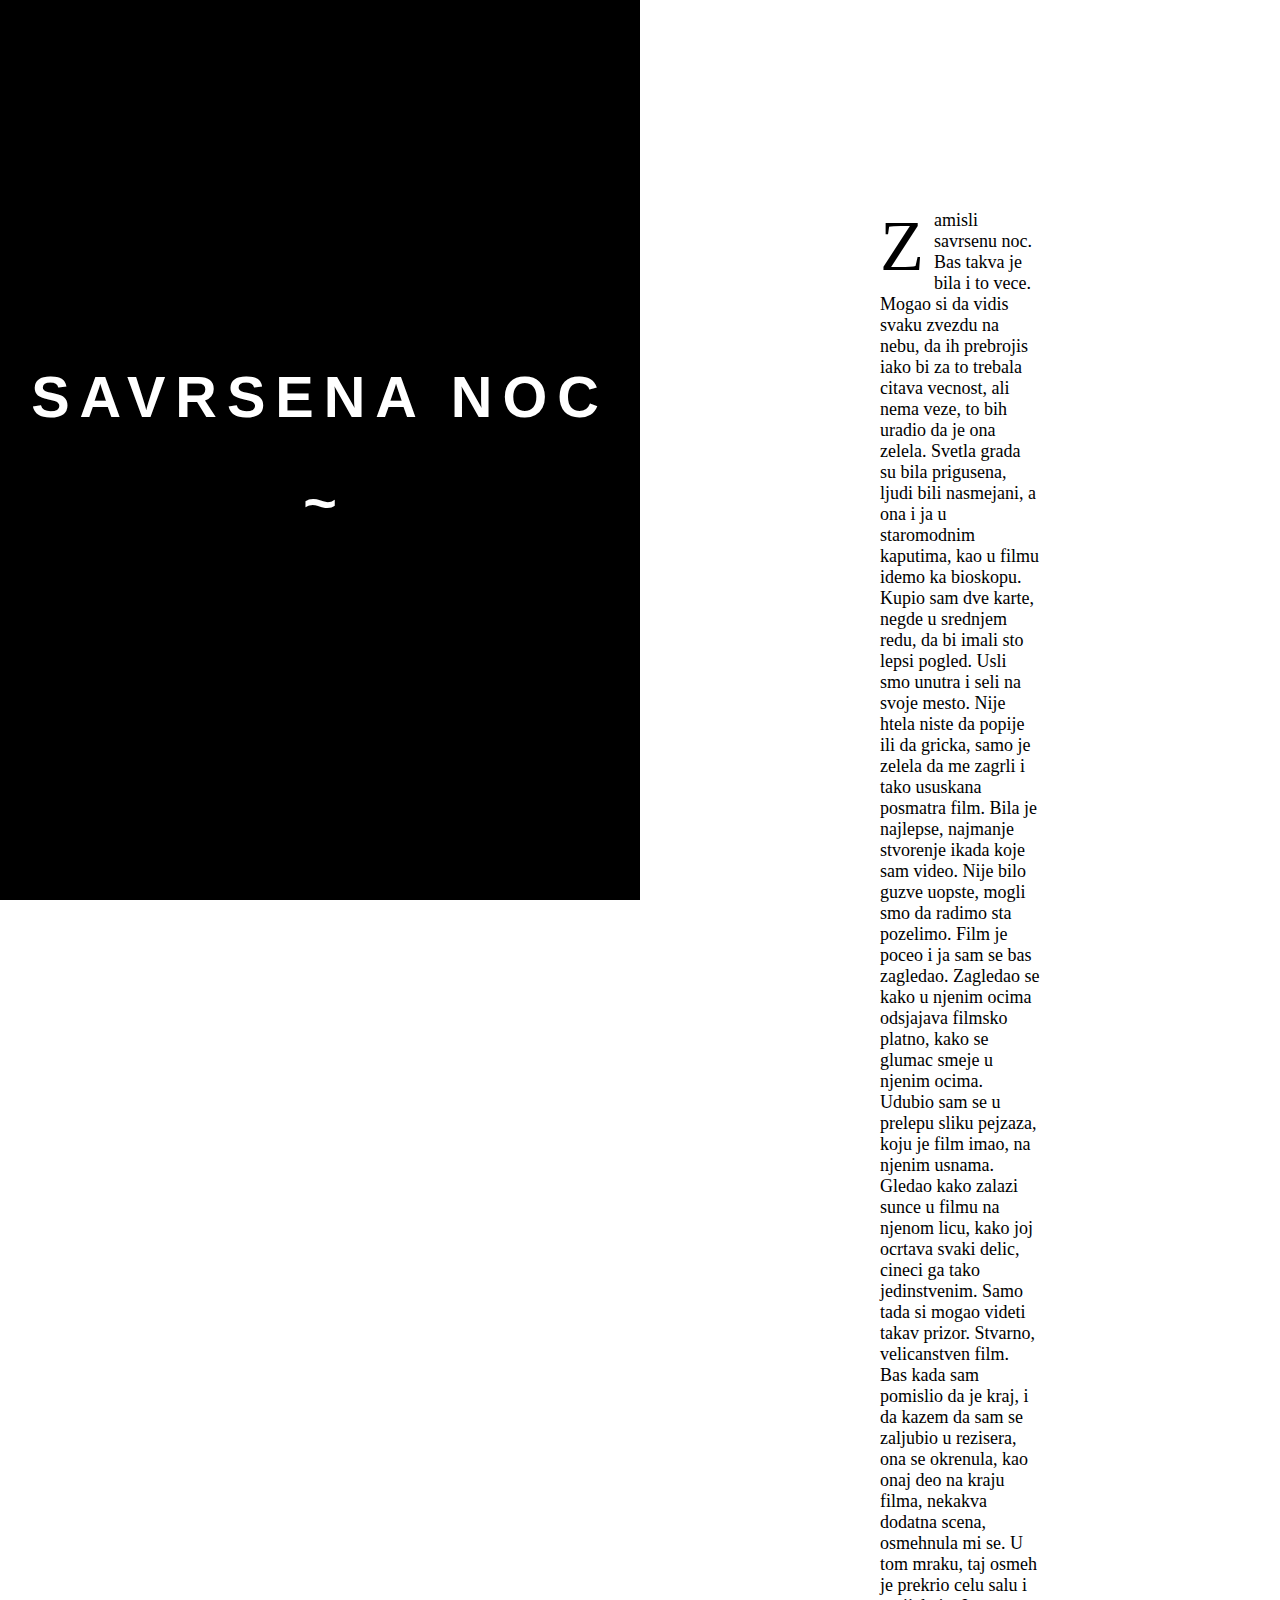
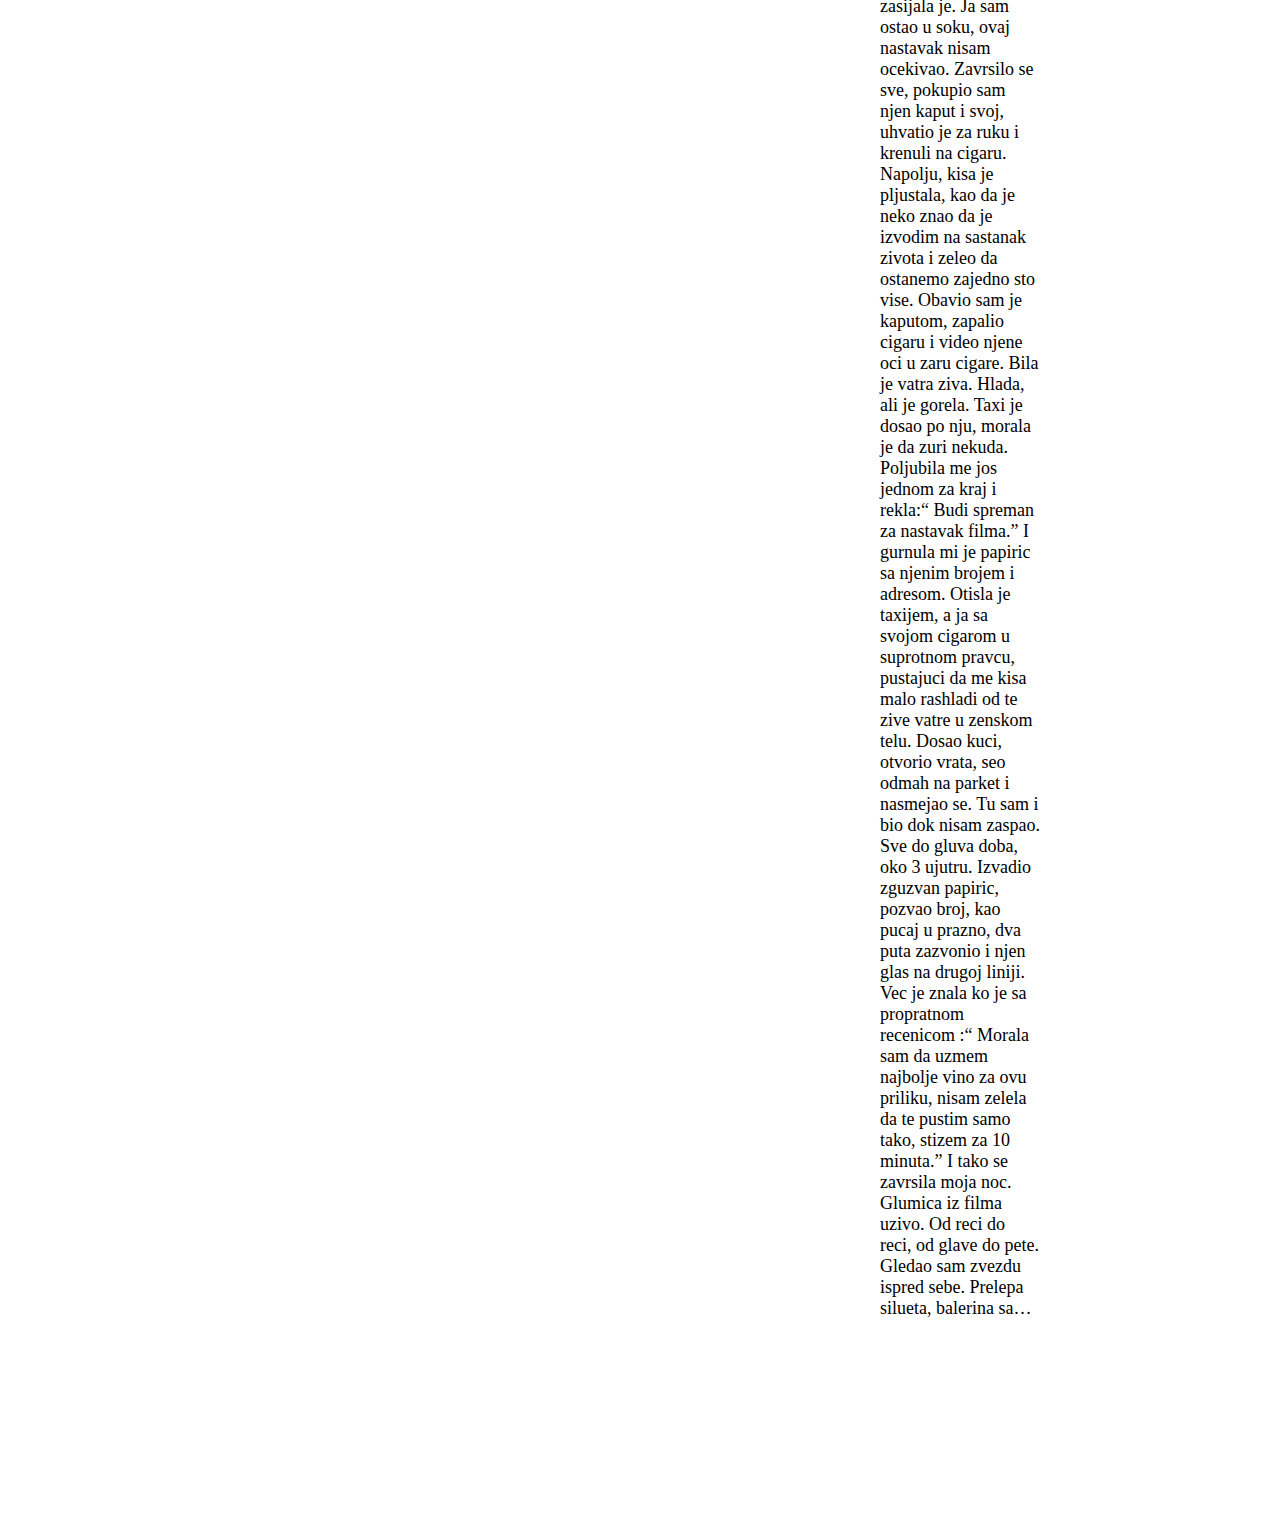
<file: savrsena.html>
<!DOCTYPE html>
<html>

<head>
    <link rel="stylesheet" href="styleC.css">
</head>

<body>
    <div class="page-wrapper">
        <aside>
            <h1>Savrsena noc</h1>
            <p class="flourish">~</p>

        </aside>
        <article>
            <div class="text">
                <p>Zamisli savrsenu noc. Bas takva je bila i to vece. Mogao si da vidis svaku zvezdu na nebu, da ih prebrojis iako bi za to trebala citava vecnost, ali nema veze, to bih uradio da je ona zelela. Svetla grada su bila prigusena, ljudi bili nasmejani, a ona i ja u staromodnim kaputima, kao u filmu idemo ka bioskopu. Kupio sam dve karte, negde u srednjem redu, da bi imali sto lepsi pogled.

                    Usli smo unutra i seli na svoje mesto. Nije htela niste da popije ili da gricka, samo je zelela da me zagrli i tako ususkana posmatra film. Bila je najlepse, najmanje stvorenje ikada koje sam video. Nije bilo guzve uopste, mogli smo da radimo sta pozelimo. Film je poceo i ja sam se bas zagledao. Zagledao se kako u njenim ocima odsjajava filmsko platno, kako se glumac smeje u njenim ocima. Udubio sam se u prelepu sliku pejzaza, koju je film imao, na njenim usnama. Gledao kako zalazi sunce u filmu na njenom licu, kako joj ocrtava svaki delic, cineci ga tako jedinstvenim. Samo tada si mogao videti takav prizor. Stvarno, velicanstven film.
                    
                    Bas kada sam pomislio da je kraj, i da kazem da sam se zaljubio u rezisera, ona se okrenula, kao onaj deo na kraju filma, nekakva dodatna scena, osmehnula mi se. U tom mraku, taj osmeh je prekrio celu salu i zasijala je. Ja sam ostao u soku, ovaj nastavak nisam ocekivao.
                    
                    Zavrsilo se sve, pokupio sam njen kaput i svoj, uhvatio je za ruku i krenuli na cigaru. Napolju, kisa je pljustala, kao da je neko znao da je izvodim na sastanak zivota i zeleo da ostanemo zajedno sto vise. Obavio sam je kaputom, zapalio cigaru i video njene oci u zaru cigare. Bila je vatra ziva. Hlada, ali je gorela. Taxi je dosao po nju, morala je da zuri nekuda. Poljubila me jos jednom za kraj i rekla:“ Budi spreman za nastavak filma.” I gurnula mi je papiric sa njenim brojem i adresom. Otisla je taxijem, a ja sa svojom cigarom u suprotnom pravcu, pustajuci da me kisa malo rashladi od te zive vatre u zenskom telu.
                    
                    Dosao kuci, otvorio vrata, seo odmah na parket i nasmejao se. Tu sam i bio dok nisam zaspao. Sve do gluva doba, oko 3 ujutru.
                    
                    Izvadio zguzvan papiric, pozvao broj, kao pucaj u prazno, dva puta zazvonio i njen glas na drugoj liniji. Vec je znala ko je sa propratnom recenicom :“ Morala sam da uzmem najbolje vino za ovu priliku, nisam zelela da te pustim samo tako, stizem za 10 minuta.” I tako se zavrsila moja noc. Glumica iz filma uzivo. Od reci do reci, od glave do pete. Gledao sam zvezdu ispred sebe. Prelepa silueta, balerina sa…
                                        
                </p>

            </div>
        </article>
    </div>
    <footer></footer>
</body>

</html>
</file>
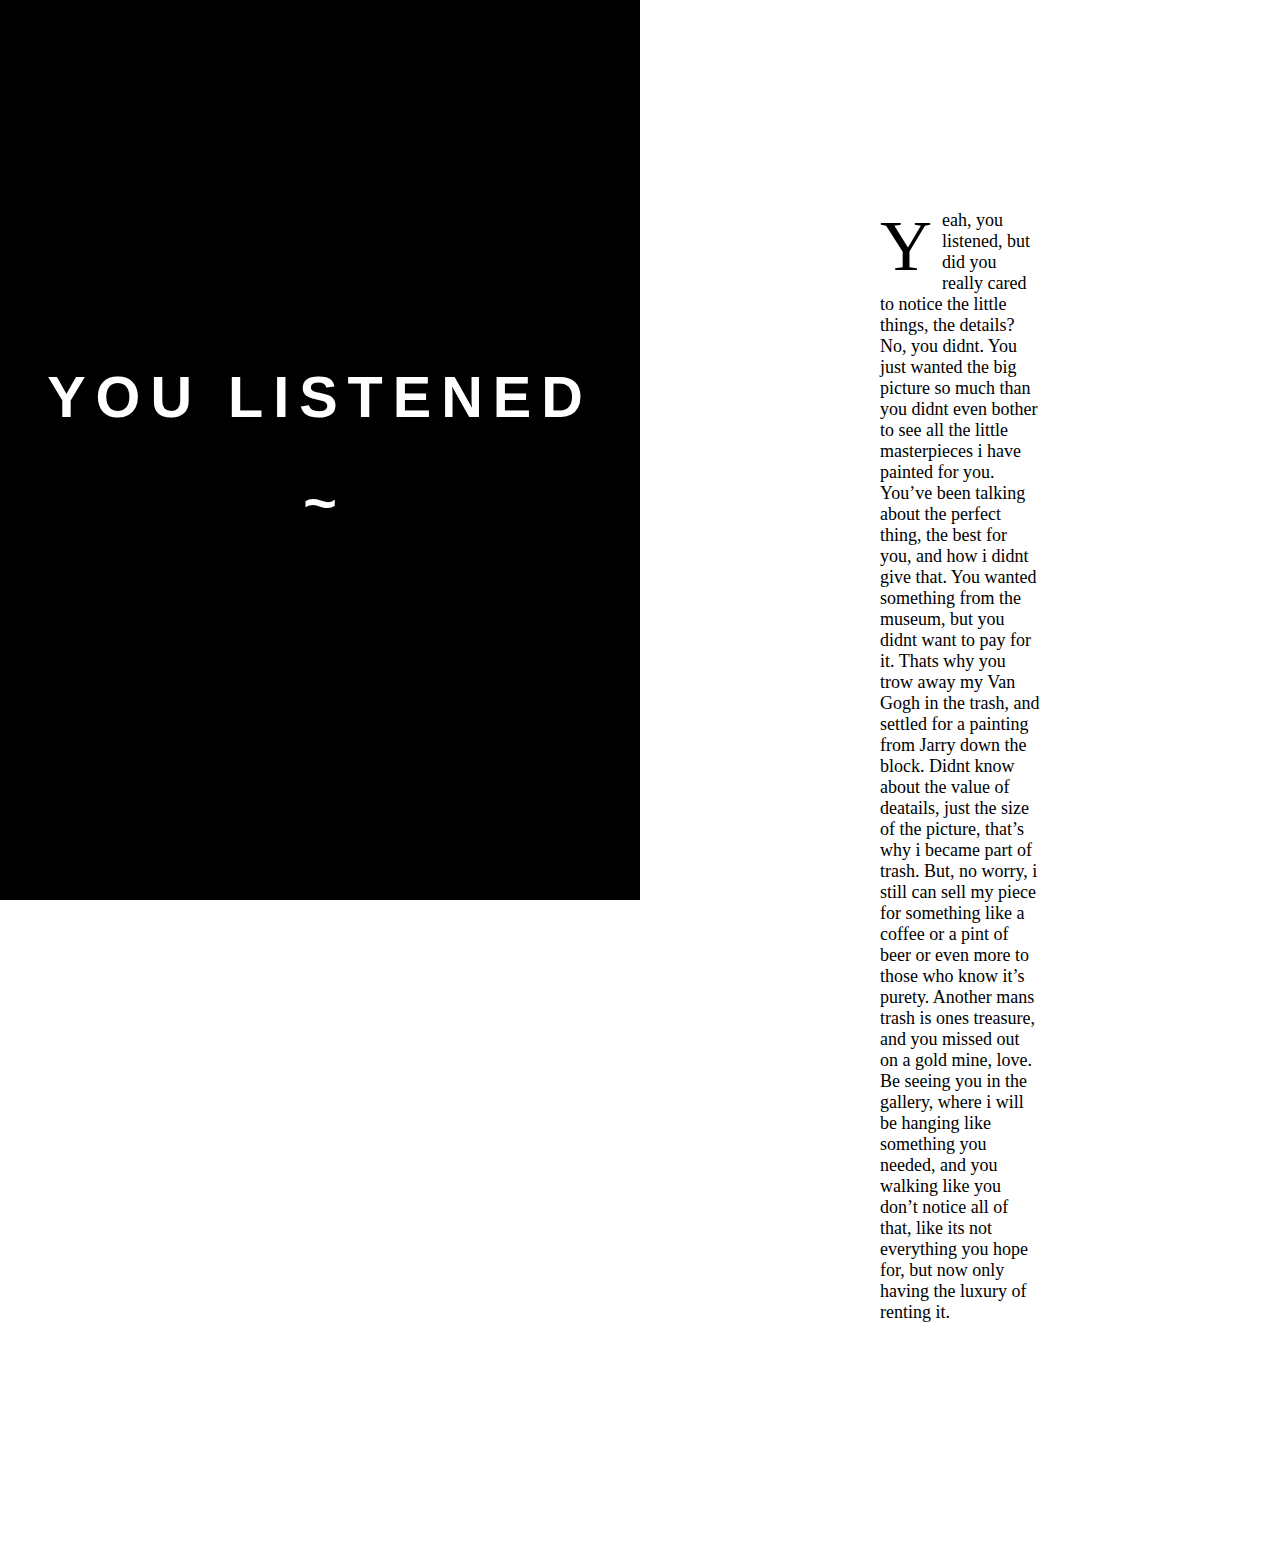
<file: youlistened.html>
<!DOCTYPE html>
<html>

<head>
    <link rel="stylesheet" href="styleC.css">
</head>

<body>
    <div class="page-wrapper">
        <aside>
            <h1>You listened</h1>
            <p class="flourish">~</p>

        </aside>
        <article>
            <div class="text">
                <p>Yeah, you listened, but did you really cared to notice the little things, the details? No, you didnt.
                    You just wanted the big picture so much than you didnt even bother to see all the little
                    masterpieces i have painted for you. You’ve been talking about the perfect thing, the best for you,
                    and how i didnt give that. You wanted something from the museum, but you didnt want to pay for it.
                    Thats why you trow away my Van Gogh in the trash, and settled for a painting from Jarry down the
                    block. Didnt know about the value of deatails, just the size of the picture, that’s why i became
                    part of trash. But, no worry, i still can sell my piece for something like a coffee or a pint of
                    beer or even more to those who know it’s purety. Another mans trash is ones treasure, and you missed
                    out on a gold mine, love. Be seeing you in the gallery, where i will be hanging like something you
                    needed, and you walking like you don’t notice all of that, like its not everything you hope for, but
                    now only having the luxury of renting it.
                </p>

            </div>
        </article>
    </div>
    <footer></footer>
</body>

</html>
</file>
<file: onlinestyle.css>
@import url("https://fonts.googleapis.com/css?family=Barlow:400,500,700");
.container {
  margin: auto;
  padding: 0 1rem;
  max-width: 71.25rem;
  width: 100%;
}

.grid {
  display: -webkit-box;
  display: flex;
  -webkit-box-orient: vertical;
  -webkit-box-direction: normal;
          flex-direction: column;
  flex-flow: row wrap;
}
.grid > [class*="column-"] {
  display: block;
}

.first {
  -webkit-box-ordinal-group: 0;
          order: -1;
}

.last {
  -webkit-box-ordinal-group: 13;
          order: 12;
}

.align-top {
  -webkit-box-align: start;
          align-items: start;
}

.align-center {
  -webkit-box-align: center;
          align-items: center;
}

.align-bottom {
  -webkit-box-align: end;
          align-items: end;
}

.column-xs-1 {
  flex-basis: 8.3333333333%;
  max-width: 8.3333333333%;
}

.column-xs-2 {
  flex-basis: 16.6666666667%;
  max-width: 16.6666666667%;
}

.column-xs-3 {
  flex-basis: 25%;
  max-width: 25%;
}

.column-xs-4 {
  flex-basis: 33.3333333333%;
  max-width: 33.3333333333%;
}

.column-xs-5 {
  flex-basis: 41.6666666667%;
  max-width: 41.6666666667%;
}

.column-xs-6 {
  flex-basis: 50%;
  max-width: 50%;
}

.column-xs-7 {
  flex-basis: 58.3333333333%;
  max-width: 58.3333333333%;
}

.column-xs-8 {
  flex-basis: 66.6666666667%;
  max-width: 66.6666666667%;
}

.column-xs-9 {
  flex-basis: 75%;
  max-width: 75%;
}

.column-xs-10 {
  flex-basis: 83.3333333333%;
  max-width: 83.3333333333%;
}

.column-xs-11 {
  flex-basis: 91.6666666667%;
  max-width: 91.6666666667%;
}

.column-xs-12 {
  flex-basis: 100%;
  max-width: 100%;
}

@media (min-width: 48rem) {
  .column-sm-1 {
    flex-basis: 8.3333333333%;
    max-width: 8.3333333333%;
  }

  .column-sm-2 {
    flex-basis: 16.6666666667%;
    max-width: 16.6666666667%;
  }

  .column-sm-3 {
    flex-basis: 25%;
    max-width: 25%;
  }

  .column-sm-4 {
    flex-basis: 33.3333333333%;
    max-width: 33.3333333333%;
  }

  .column-sm-5 {
    flex-basis: 41.6666666667%;
    max-width: 41.6666666667%;
  }

  .column-sm-6 {
    flex-basis: 50%;
    max-width: 50%;
  }

  .column-sm-7 {
    flex-basis: 58.3333333333%;
    max-width: 58.3333333333%;
  }

  .column-sm-8 {
    flex-basis: 66.6666666667%;
    max-width: 66.6666666667%;
  }

  .column-sm-9 {
    flex-basis: 75%;
    max-width: 75%;
  }

  .column-sm-10 {
    flex-basis: 83.3333333333%;
    max-width: 83.3333333333%;
  }

  .column-sm-11 {
    flex-basis: 91.6666666667%;
    max-width: 91.6666666667%;
  }

  .column-sm-12 {
    flex-basis: 100%;
    max-width: 100%;
  }
}
@media (min-width: 62rem) {
  .column-md-1 {
    flex-basis: 8.3333333333%;
    max-width: 8.3333333333%;
  }

  .column-md-2 {
    flex-basis: 16.6666666667%;
    max-width: 16.6666666667%;
  }

  .column-md-3 {
    flex-basis: 25%;
    max-width: 25%;
  }

  .column-md-4 {
    flex-basis: 33.3333333333%;
    max-width: 33.3333333333%;
  }

  .column-md-5 {
    flex-basis: 41.6666666667%;
    max-width: 41.6666666667%;
  }

  .column-md-6 {
    flex-basis: 50%;
    max-width: 50%;
  }

  .column-md-7 {
    flex-basis: 58.3333333333%;
    max-width: 58.3333333333%;
  }

  .column-md-8 {
    flex-basis: 66.6666666667%;
    max-width: 66.6666666667%;
  }

  .column-md-9 {
    flex-basis: 75%;
    max-width: 75%;
  }

  .column-md-10 {
    flex-basis: 83.3333333333%;
    max-width: 83.3333333333%;
  }

  .column-md-11 {
    flex-basis: 91.6666666667%;
    max-width: 91.6666666667%;
  }

  .column-md-12 {
    flex-basis: 100%;
    max-width: 100%;
  }
}
@media (min-width: 75rem) {
  .column-lg-1 {
    flex-basis: 8.3333333333%;
    max-width: 8.3333333333%;
  }

  .column-lg-2 {
    flex-basis: 16.6666666667%;
    max-width: 16.6666666667%;
  }

  .column-lg-3 {
    flex-basis: 25%;
    max-width: 25%;
  }

  .column-lg-4 {
    flex-basis: 33.3333333333%;
    max-width: 33.3333333333%;
  }

  .column-lg-5 {
    flex-basis: 41.6666666667%;
    max-width: 41.6666666667%;
  }

  .column-lg-6 {
    flex-basis: 50%;
    max-width: 50%;
  }

  .column-lg-7 {
    flex-basis: 58.3333333333%;
    max-width: 58.3333333333%;
  }

  .column-lg-8 {
    flex-basis: 66.6666666667%;
    max-width: 66.6666666667%;
  }

  .column-lg-9 {
    flex-basis: 75%;
    max-width: 75%;
  }

  .column-lg-10 {
    flex-basis: 83.3333333333%;
    max-width: 83.3333333333%;
  }

  .column-lg-11 {
    flex-basis: 91.6666666667%;
    max-width: 91.6666666667%;
  }

  .column-lg-12 {
    flex-basis: 100%;
    max-width: 100%;
  }
}
@supports (display: grid) {
  .grid {
    display: grid;
    grid-template-columns: repeat(12, 1fr);
    grid-template-rows: auto;
  }
  .grid > [class*="column-"] {
    margin: 0;
    max-width: 100%;
  }

  .column-xs-1 {
    grid-column-start: span 1;
    grid-column-end: span 1;
  }

  .column-xs-2 {
    grid-column-start: span 2;
    grid-column-end: span 2;
  }

  .column-xs-3 {
    grid-column-start: span 3;
    grid-column-end: span 3;
  }

  .column-xs-4 {
    grid-column-start: span 4;
    grid-column-end: span 4;
  }

  .column-xs-5 {
    grid-column-start: span 5;
    grid-column-end: span 5;
  }

  .column-xs-6 {
    grid-column-start: span 6;
    grid-column-end: span 6;
  }

  .column-xs-7 {
    grid-column-start: span 7;
    grid-column-end: span 7;
  }

  .column-xs-8 {
    grid-column-start: span 8;
    grid-column-end: span 8;
  }

  .column-xs-9 {
    grid-column-start: span 9;
    grid-column-end: span 9;
  }

  .column-xs-10 {
    grid-column-start: span 10;
    grid-column-end: span 10;
  }

  .column-xs-11 {
    grid-column-start: span 11;
    grid-column-end: span 11;
  }

  .column-xs-12 {
    grid-column-start: span 12;
    grid-column-end: span 12;
  }

  @media (min-width: 48rem) {
    .column-sm-1 {
      grid-column-start: span 1;
      grid-column-end: span 1;
    }

    .column-sm-2 {
      grid-column-start: span 2;
      grid-column-end: span 2;
    }

    .column-sm-3 {
      grid-column-start: span 3;
      grid-column-end: span 3;
    }

    .column-sm-4 {
      grid-column-start: span 4;
      grid-column-end: span 4;
    }

    .column-sm-5 {
      grid-column-start: span 5;
      grid-column-end: span 5;
    }

    .column-sm-6 {
      grid-column-start: span 6;
      grid-column-end: span 6;
    }

    .column-sm-7 {
      grid-column-start: span 7;
      grid-column-end: span 7;
    }

    .column-sm-8 {
      grid-column-start: span 8;
      grid-column-end: span 8;
    }

    .column-sm-9 {
      grid-column-start: span 9;
      grid-column-end: span 9;
    }

    .column-sm-10 {
      grid-column-start: span 10;
      grid-column-end: span 10;
    }

    .column-sm-11 {
      grid-column-start: span 11;
      grid-column-end: span 11;
    }

    .column-sm-12 {
      grid-column-start: span 12;
      grid-column-end: span 12;
    }
  }
  @media (min-width: 62rem) {
    .column-md-1 {
      grid-column-start: span 1;
      grid-column-end: span 1;
    }

    .column-md-2 {
      grid-column-start: span 2;
      grid-column-end: span 2;
    }

    .column-md-3 {
      grid-column-start: span 3;
      grid-column-end: span 3;
    }

    .column-md-4 {
      grid-column-start: span 4;
      grid-column-end: span 4;
    }

    .column-md-5 {
      grid-column-start: span 5;
      grid-column-end: span 5;
    }

    .column-md-6 {
      grid-column-start: span 6;
      grid-column-end: span 6;
    }

    .column-md-7 {
      grid-column-start: span 7;
      grid-column-end: span 7;
    }

    .column-md-8 {
      grid-column-start: span 8;
      grid-column-end: span 8;
    }

    .column-md-9 {
      grid-column-start: span 9;
      grid-column-end: span 9;
    }

    .column-md-10 {
      grid-column-start: span 10;
      grid-column-end: span 10;
    }

    .column-md-11 {
      grid-column-start: span 11;
      grid-column-end: span 11;
    }

    .column-md-12 {
      grid-column-start: span 12;
      grid-column-end: span 12;
    }
  }
  @media (min-width: 75rem) {
    .column-lg-1 {
      grid-column-start: span 1;
      grid-column-end: span 1;
    }

    .column-lg-2 {
      grid-column-start: span 2;
      grid-column-end: span 2;
    }

    .column-lg-3 {
      grid-column-start: span 3;
      grid-column-end: span 3;
    }

    .column-lg-4 {
      grid-column-start: span 4;
      grid-column-end: span 4;
    }

    .column-lg-5 {
      grid-column-start: span 5;
      grid-column-end: span 5;
    }

    .column-lg-6 {
      grid-column-start: span 6;
      grid-column-end: span 6;
    }

    .column-lg-7 {
      grid-column-start: span 7;
      grid-column-end: span 7;
    }

    .column-lg-8 {
      grid-column-start: span 8;
      grid-column-end: span 8;
    }

    .column-lg-9 {
      grid-column-start: span 9;
      grid-column-end: span 9;
    }

    .column-lg-10 {
      grid-column-start: span 10;
      grid-column-end: span 10;
    }

    .column-lg-11 {
      grid-column-start: span 11;
      grid-column-end: span 11;
    }

    .column-lg-12 {
      grid-column-start: span 12;
      grid-column-end: span 12;
    }
  }
}
* {
  box-sizing: border-box;
}
*::before, *::after {
  box-sizing: border-box;
}

body {
  font-family: 'Barlow', sans-serif;
  font-size: 1.125rem;
  line-height: 1.5;
  color: #787878;
  background: #fff;
  text-rendering: optimizeLegibility;
}

ul li {
  margin: 0 1.5rem 0 0;
}

a {
  color: #787878;
  text-decoration: none;
  -webkit-transition: all 0.2s ease;
  transition: all 0.2s ease;
}
a:hover {
  color: #2e2e2e;
}
a.active {
  color: #2e2e2e;
}

nav {
  padding: 2.5rem 0 2.5rem 0;
}
nav ul {
  display: -webkit-box;
  display: flex;
  -webkit-box-pack: start;
          justify-content: flex-start;
}
nav li {
  font-size: 1.25rem;
  list-style-type: none;
}
nav li:nth-child(2) {
  margin: 0;
}

#highlight {
  color: #ea8478;
  font-size: 1.25rem;
}

.gallery {
  padding: 0 0 4rem 0;
}

.img-container {
  width: 100%;
  height: 500px;
  cursor: pointer;
  overflow: hidden;
  border-color: black;
  border-style: groove;
}
.img-container:hover .img-content-hover {
  display: block;
}

img {
  width: 100%;
  height: 500px;
  -o-object-fit: cover;
     object-fit: cover;
  -webkit-transform: scale(1);
          transform: scale(1);
  -webkit-transition: all 0.3s ease-in-out;
  transition: all 0.3s ease-in-out;
}
img:hover {
  -webkit-transform: scale(1.05);
          transform: scale(1.05);
}

.img-content-hover {
  position: absolute;
  z-index: 1;
  white-space: nowrap;
  display: none;
  padding: 1rem;
  background: #fff;
  font-weight: 400;
  margin-top: 1.25rem;
  margin-left: -2rem;
}

.title {
  color: #2e2e2e;
  font-size: 1.5rem;
  font-weight: 700;
}

.category {
  font-size: 1rem;
  color: #787878;
}

.img-content {
  display: none;
}

.social, .copyright {
  margin: 1rem;
}

.social li {
  display: inline-block;
}

footer {
  padding: 1rem 0;
  background: #f7f7f7;
  text-align: center;
}

@supports (display: grid) {
  .gallery .grid {
    grid-gap: 1rem;
  }
}
@media (min-width: 62rem) {
  nav ul {
    -webkit-box-pack: end;
            justify-content: flex-end;
  }
}
@media screen and (max-width: 1024px) {
  img:hover {
    -webkit-transform: none;
            transform: none;
  }

  .img-container {
    height: 100%;
    
  }
  .img-container:hover .img-content-hover {
    display: none;
  }

  .img-content {
    display: block;
    padding: 1rem 0;
  }
}
</file>
<file: styleC.css>
body {
    margin: 0;
    font-family: "Cormorant Garamond", serif;
    font-size: 18px;
  }
  
  .page-wrapper {
    display: block;
    width: 100%;
  }
  
  @media (min-width: 700px) {
    .page-wrapper {
      display: flex;
    }
  }
  aside {
    background-color: rgb(224, 154, 154);
    color: white;
    display: flex;
    flex-direction: column;
    justify-content: center;
    align-items: center;
    padding: 20px 0 40px;
  }
  
  @media (min-width: 700px) {
    aside {
      background-color:black;
      color: white;
      display: flex;
      flex-direction: column;
      justify-content: center;
      align-items: center;
      height: 100vh;
      position: fixed;
      top: 0;
      left: 0;
      width: 50%;
      flex: 0 0 50%;
      padding: 0;
    }
  }
  h1,
  .flourish {
    font-size: 6vw;
    margin: 10px 0;
    font-family: "Oxygen", sans-serif;
    text-align: center;
  }
  
  @media (min-width: 700px) {
    h1,
    .flourish {
      font-size: 4.5vw;
      margin: 20px 0;
      padding: 0 20px;
    }
  }
  h1 {
    letter-spacing: 10px;
    text-transform: uppercase;
  }
  
  .flourish {
    font-weight: bold;
  }
  
 
  article {
    margin: 0;
  }
  
  @media (min-width: 700px) {
    article {
      flex: 0 0 50%;
      margin-left: 50%;
      padding-top: 30px;
    }
  }
 
  .text {
    padding: 0 50px;
  margin: 180px;
  }
  .text p:first-child {
    margin-top: 0;
  }
  .text p:first-child:first-letter {
    float: left;
    color: black;
    font-size: 4em;
    line-height: 35px;
    padding: 19px 10px 10px 0;
  }
  
  @media (min-width: 1100px) {
    .text {
      padding: 0 60px;
    }
  }
  footer {
    height: 40px;
  }
</file>
